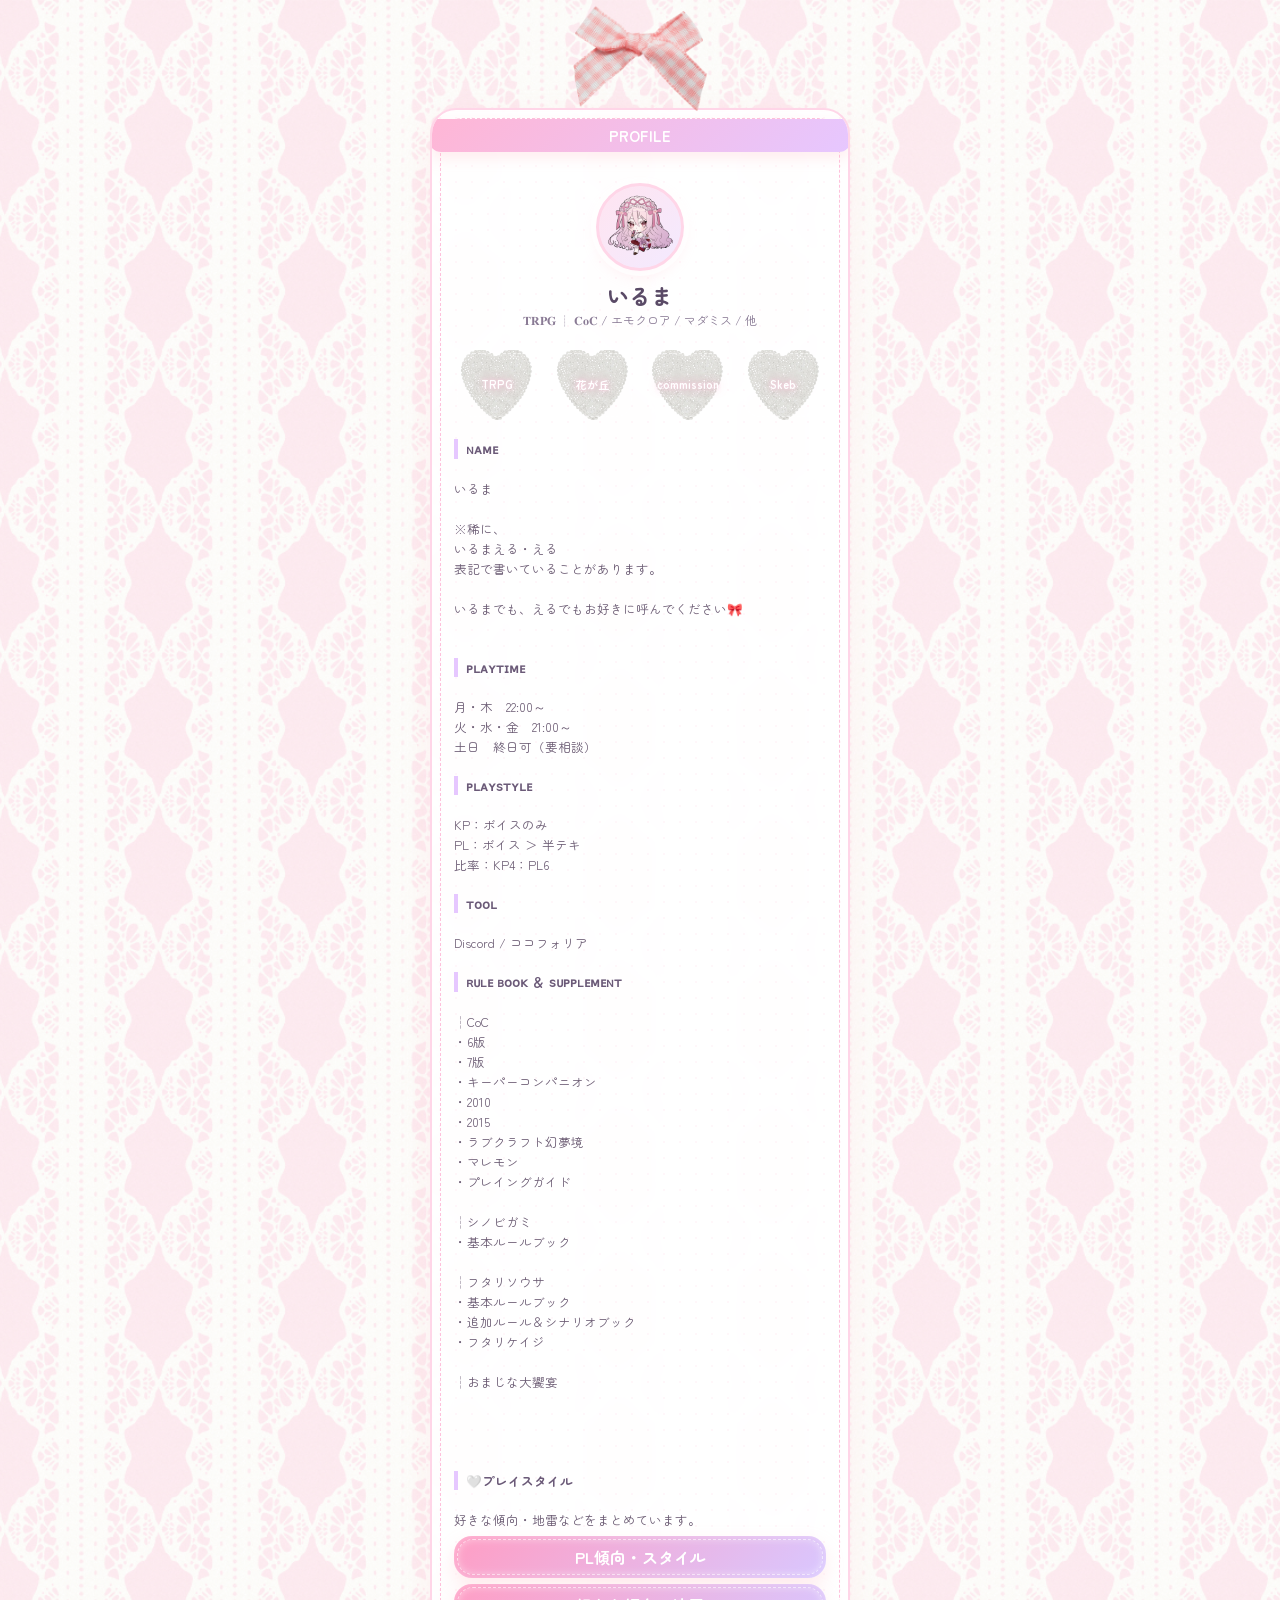
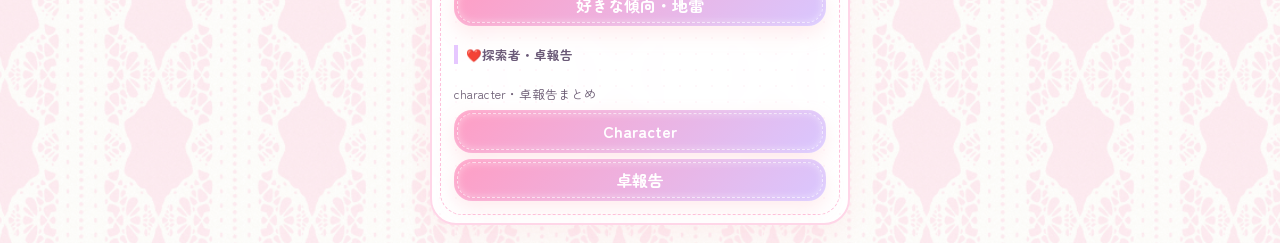
<file: index.html>
<!DOCTYPE html>
<html lang="ja">

<head>
    <meta charset="UTF-8">
    <meta name="viewport" content="width=device-width, initial-scale=1.0">
    <title>Profile</title>

   <link rel="icon" href="favicon.png">
   <link rel="apple-touch-icon" href="favicon.png">
   <meta name="theme-color" content="#7b2434">

    <link rel="stylesheet" href="index-home.css">
</head>

<body>

    <div class="card-wrapper">

        <!-- 外側リボン -->
        <img src="ribbon.png" class="top-ribbon" alt="ribbon">

        <!-- カード -->
        <div class="card">

            <div class="ribbon">PROFILE</div>

            <div class="icon">
                <img src="icon.png" alt="icon">
            </div>

            <div class="name">いるま</div>

            <div class="subtitle">
                𝐓𝐑𝐏𝐆 ┊︎ 𝐂𝐨𝐂 / エモクロア / マダミス / 他
            </div>

            <!-- ハートボタン -->
            <div class="button-row">

                <a class="button square" href="https://x.com/_iruma_el_TRPG">
                    <span>TRPG</span>
                </a>

                <a class="button square" href="https://x.com/sakura_iruma_">
                    <span>花が丘</span>
                </a>

                <a class="button square" href="https://x.com/iruma_el">
                    <span>commission</span>
                </a>

                <a class="button square" href="https://skeb.jp/@iruma_el">
                    <span>Skeb</span>
                </a>

            </div>

            <div class="space"></div>

            <!-- NAME -->
            <div class="section-title">ɴᴀᴍᴇ</div>
            <div class="text">
いるま

※稀に、
いるまえる・える
表記で書いていることがあります。

いるまでも、えるでもお好きに呼んでください🎀

            </div>

            <div class="space"></div>

            <!-- PLAYTIME -->
            <div class="section-title">ᴘʟᴀʏᴛɪᴍᴇ</div>
            <div class="text">
月・木　22:00～
火・水・金　21:00～
土日　終日可（要相談）
            </div>

            <div class="space"></div>

            <!-- PLAYSTYLE -->
            <div class="section-title">ᴘʟᴀʏꜱᴛʏʟᴇ</div>
            <div class="text">
KP：ボイスのみ
PL：ボイス ＞ 半テキ
比率：KP4：PL6
            </div>

            <div class="space"></div>

            <!-- TOOL -->
            <div class="section-title">ᴛᴏᴏʟ</div>
            <div class="text">
Discord / ココフォリア
            </div>

            <div class="space"></div>

            <!-- RULE BOOK -->
            <div class="section-title">ʀᴜʟᴇ ʙᴏᴏᴋ ＆ ꜱᴜᴘᴘʟᴇᴍᴇɴᴛ</div>
            <div class="text">
┆CoC
・6版
・7版
・キーパーコンパニオン
・2010
・2015
・ラブクラフト幻夢境
・マレモン
・プレイングガイド

┆シノビガミ
・基本ルールブック

┆フタリソウサ
・基本ルールブック
・追加ルール＆シナリオブック
・フタリケイジ

┆おまじな大饗宴

<div class="space"></div>

            </div>

            <!-- プレイスタイル -->
            <div class="section-title">🤍プレイスタイル</div>

            <div class="text">
好きな傾向・地雷などをまとめています。
            </div>

            <a class="button" href="playstyle.html">
                PL傾向・スタイル
            </a>
               <a class="button" href="about-style.html">
                好きな傾向・地雷
            </a>

            <div class="space"></div>

            <!-- 探索者 -->
            <div class="section-title">❤️探索者・卓報告</div>

            <div class="text">
character・卓報告まとめ
            </div>

            <a class="button" href="list.html">
                Character
            </a>

            <a class="button" href="https://privatter.me/user/irumaelTRPG">
                卓報告
            </a>

        </div><!-- /.card -->

    </div><!-- /.card-wrapper -->

</body>

</html>
</file>
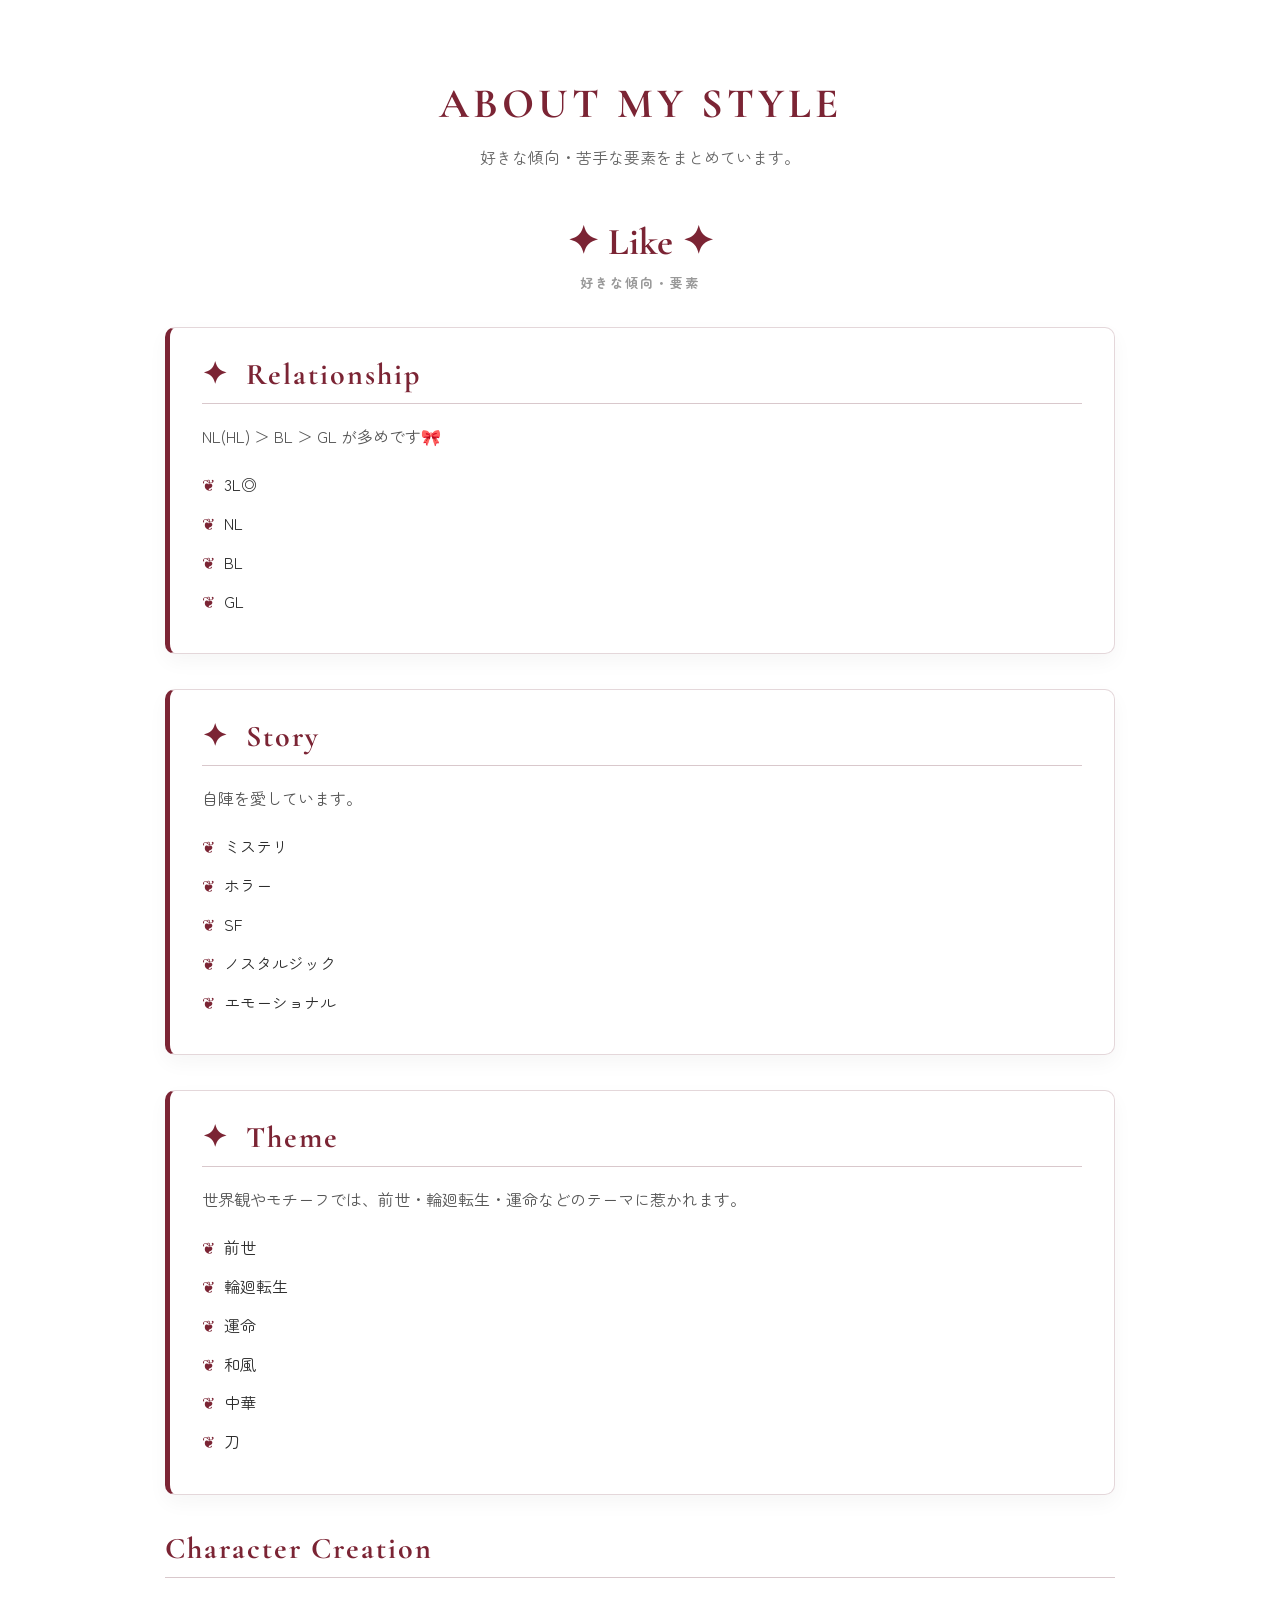
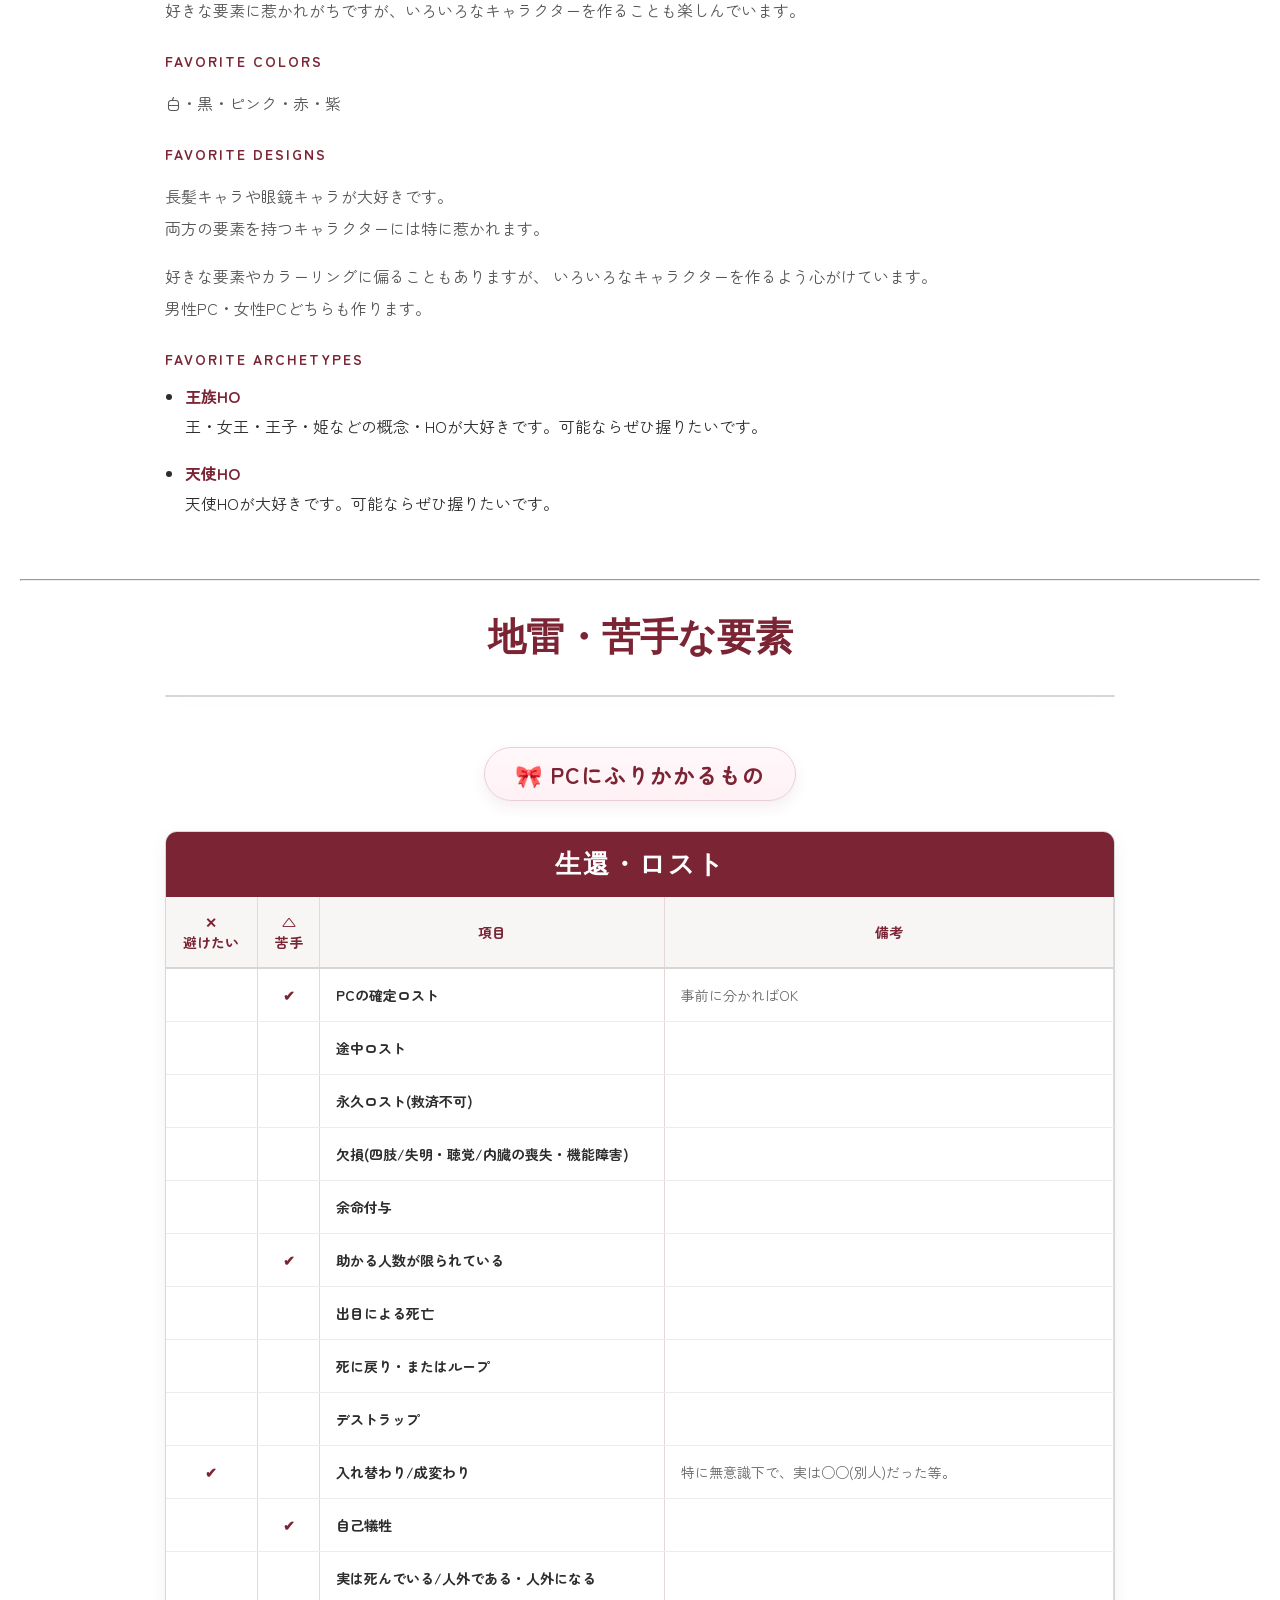
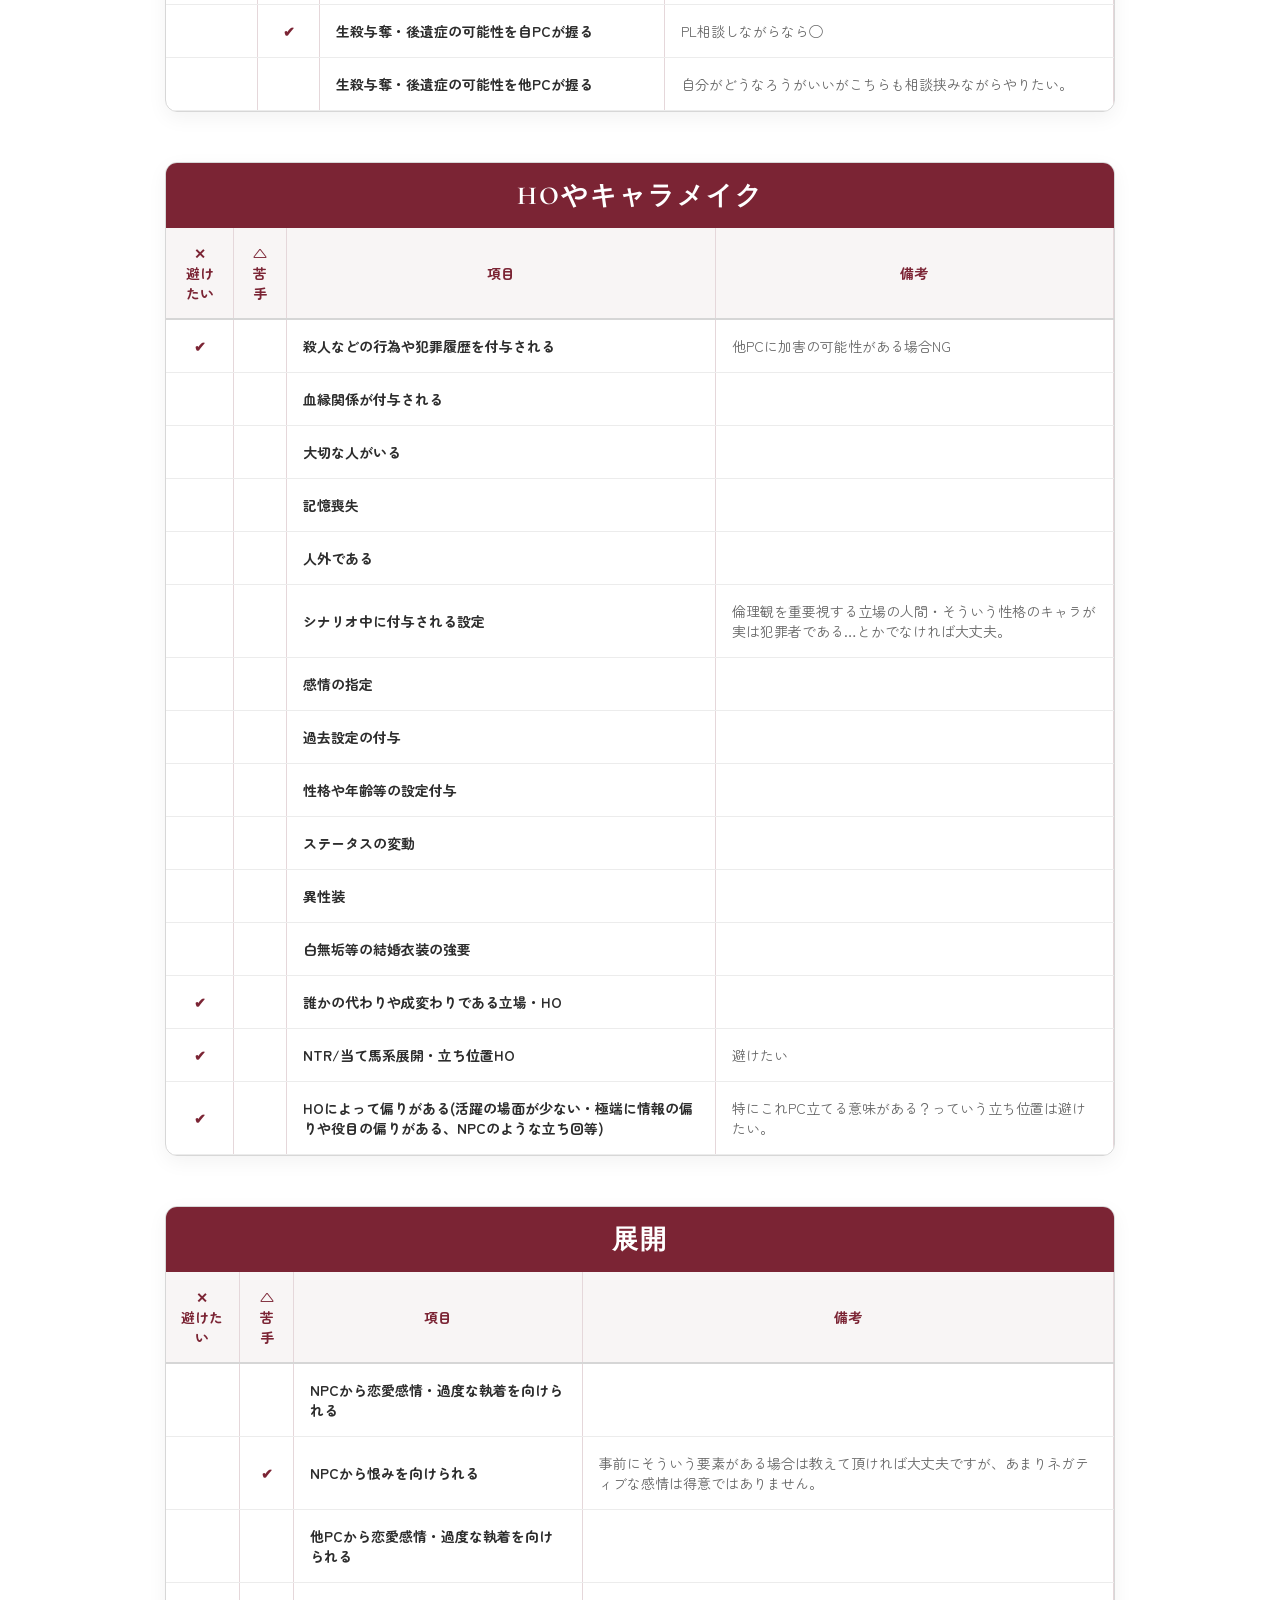
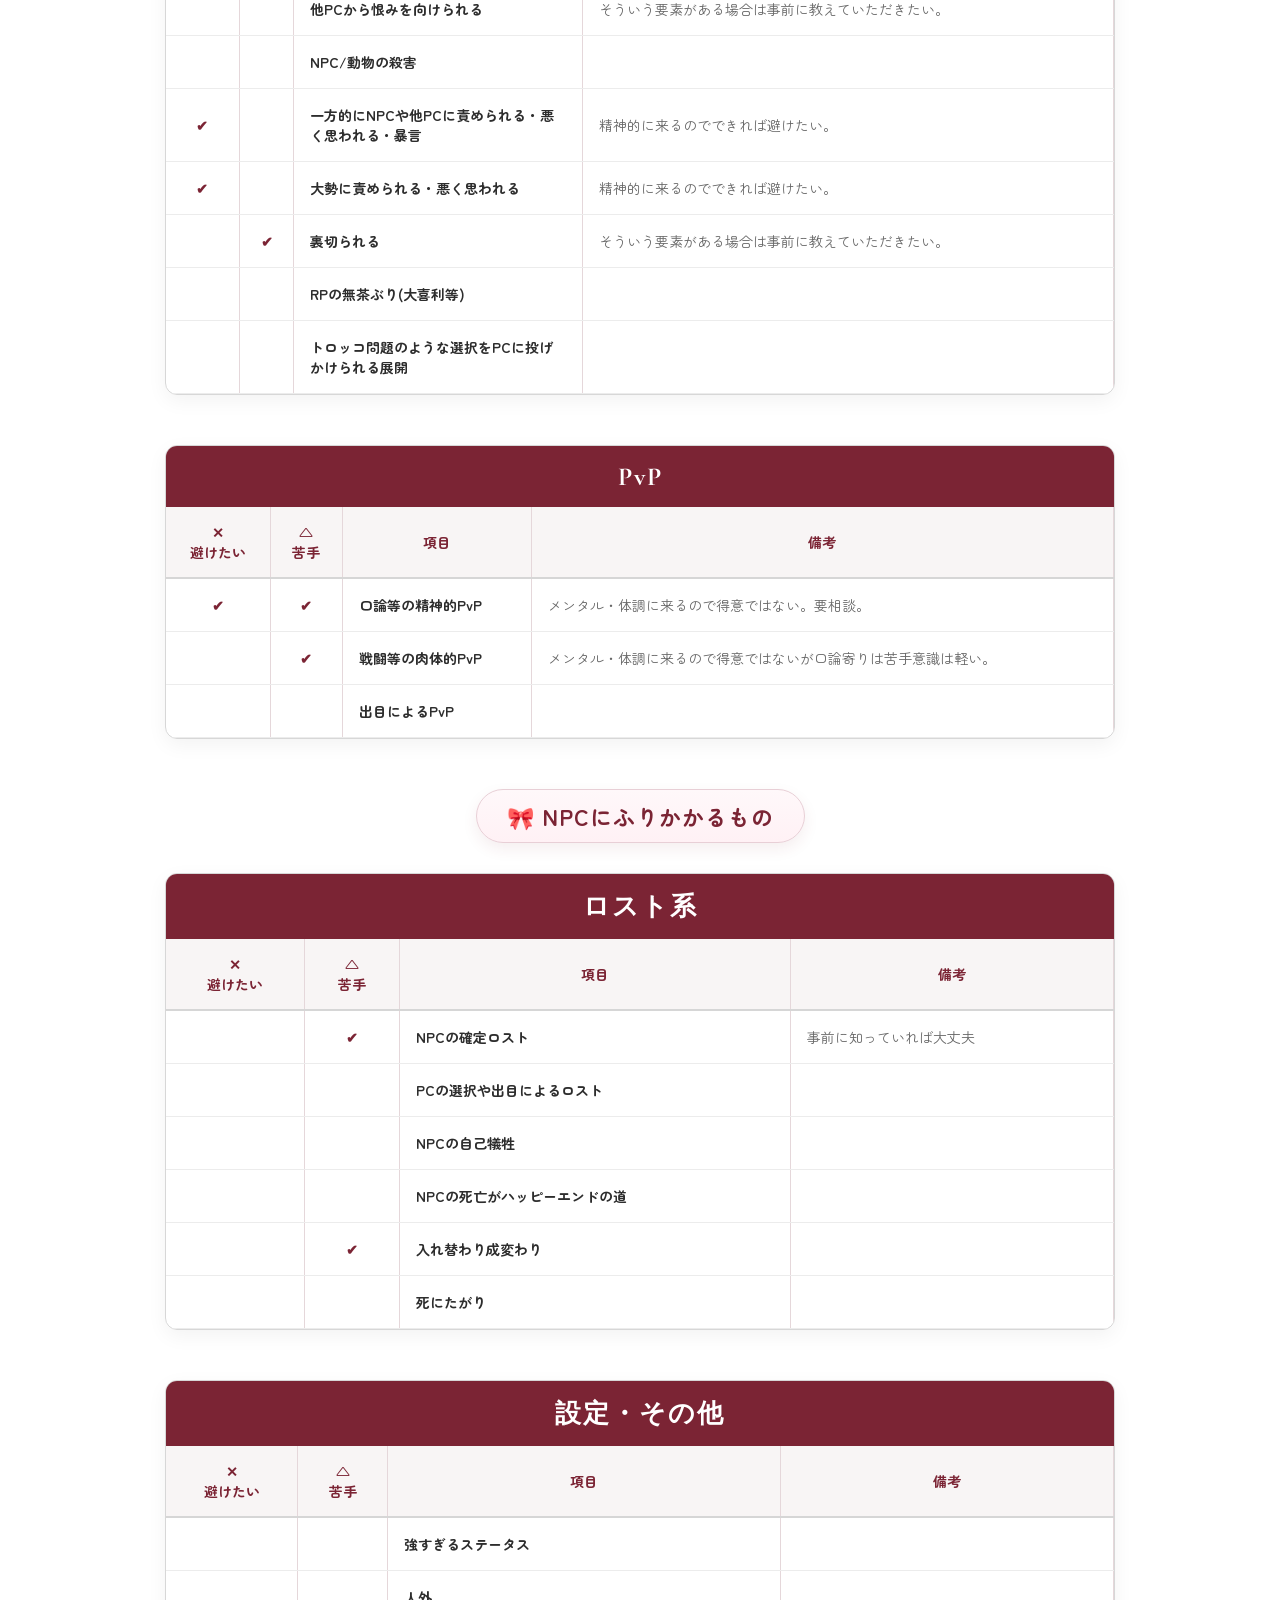
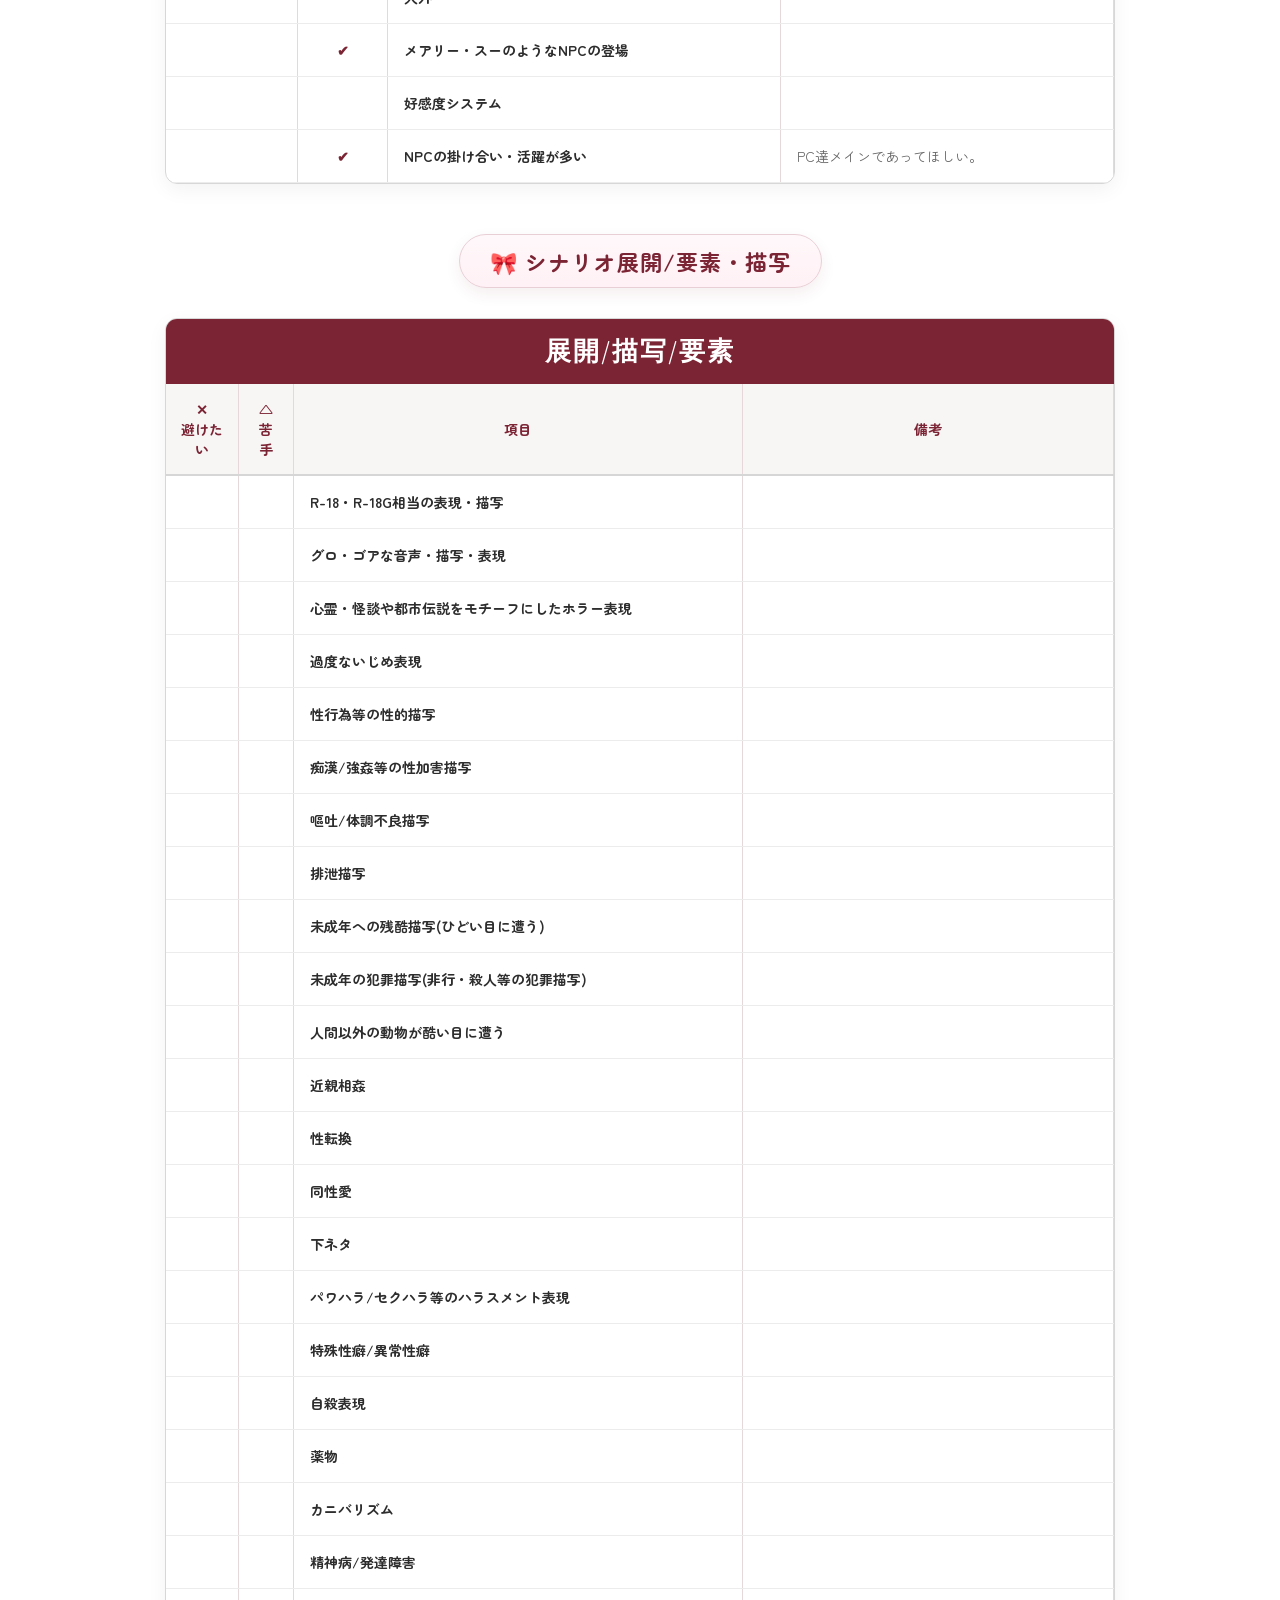
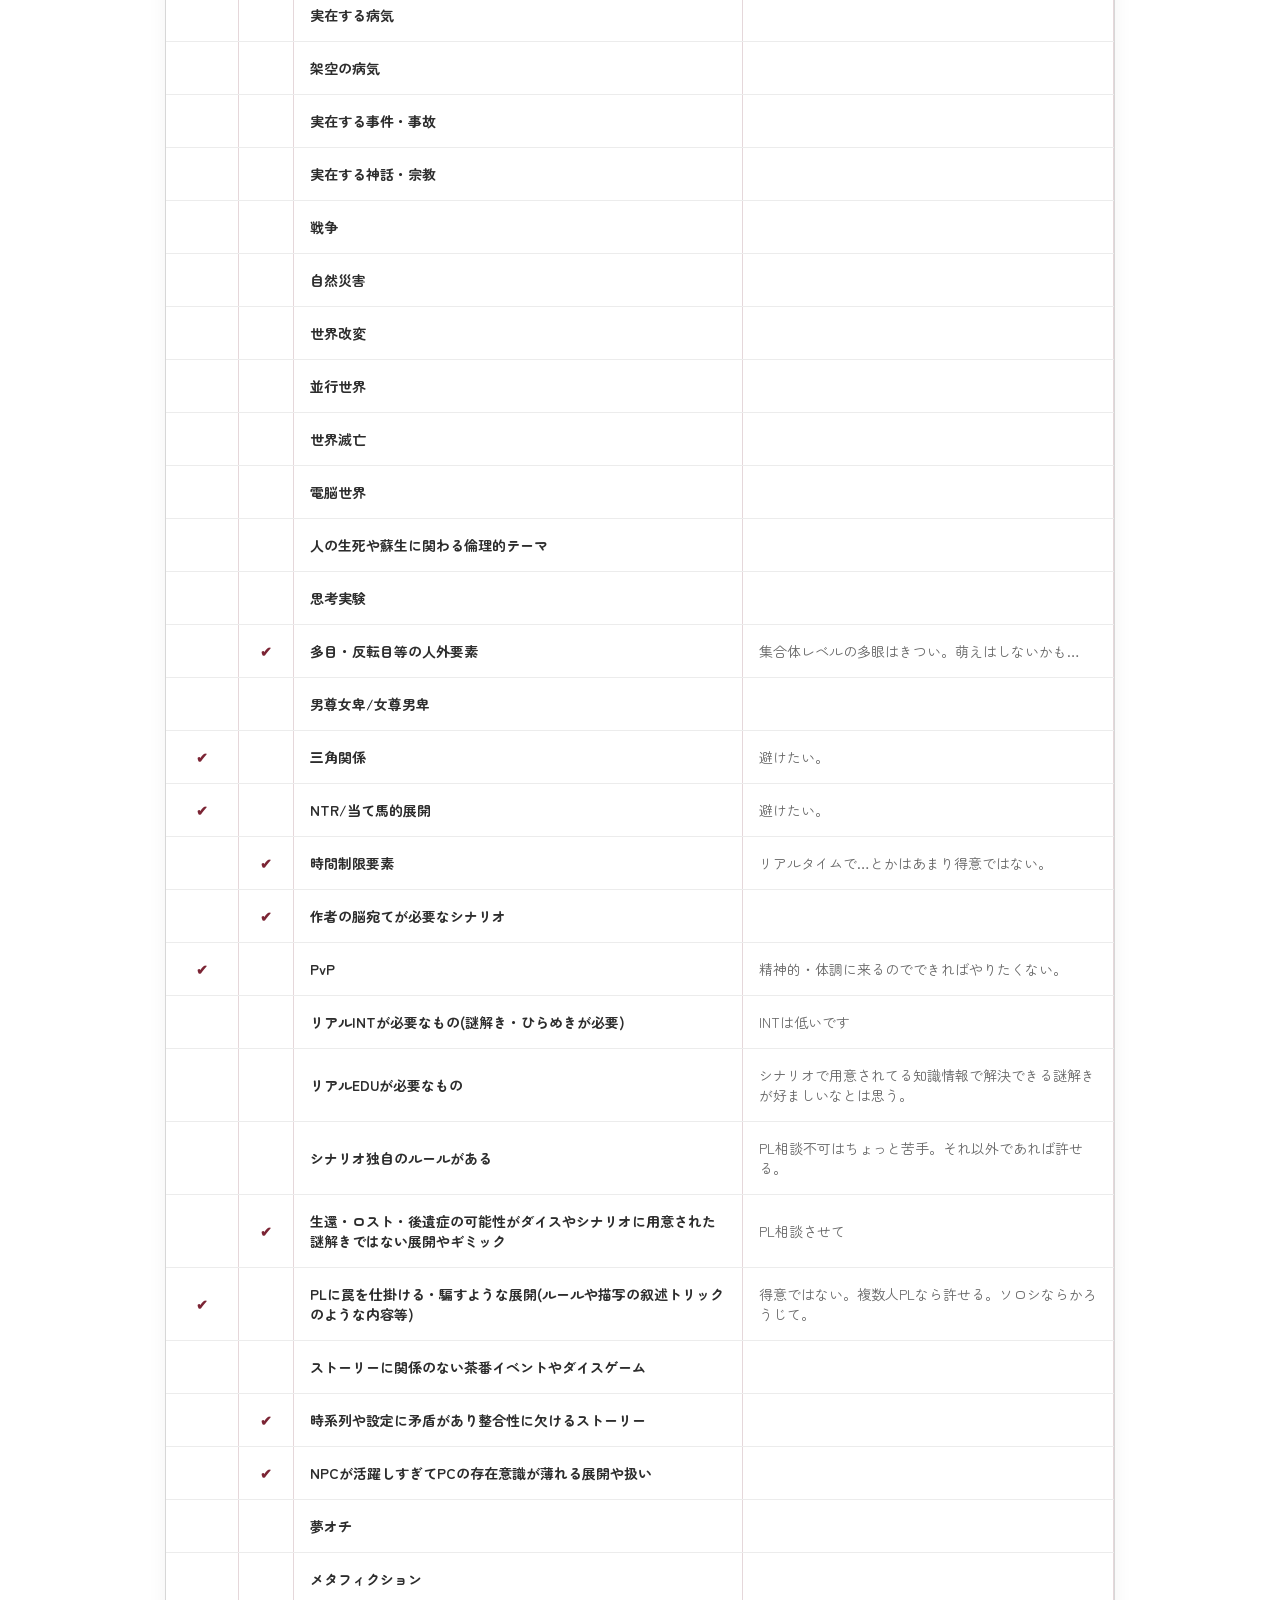
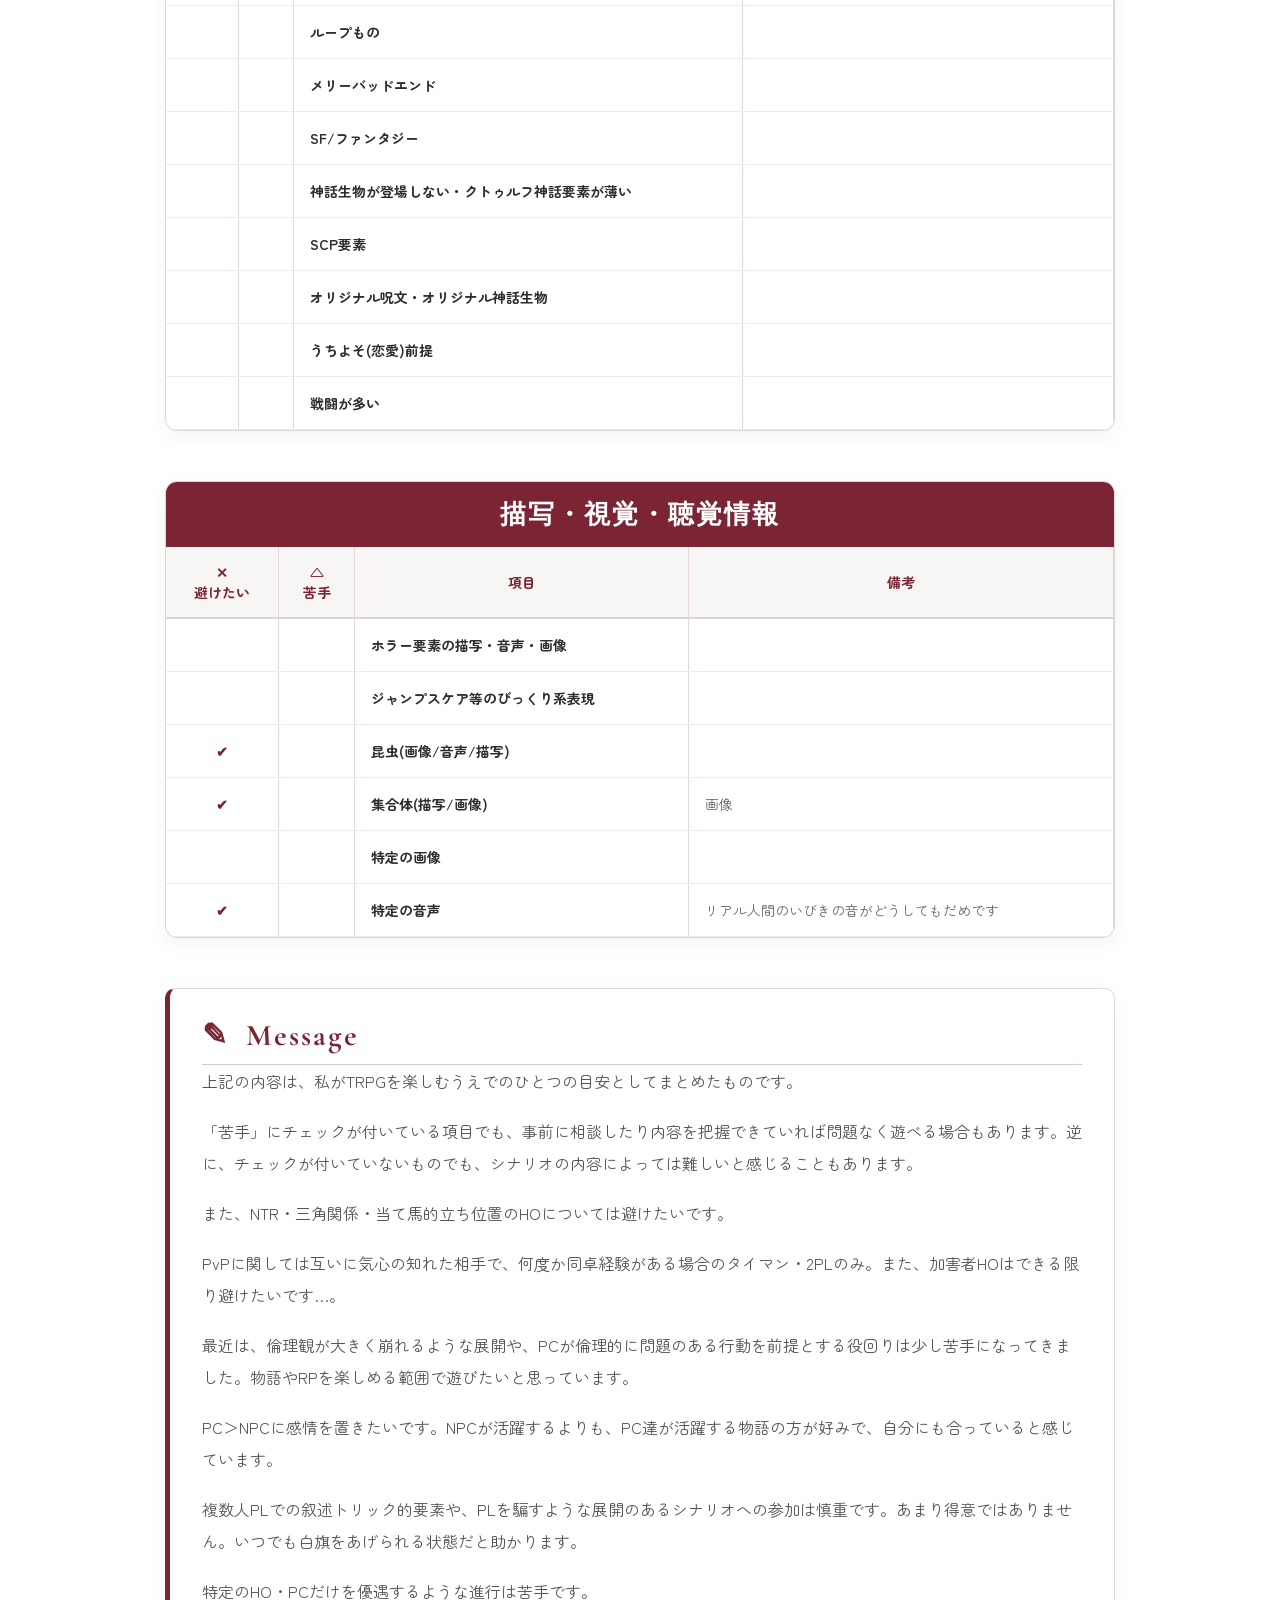
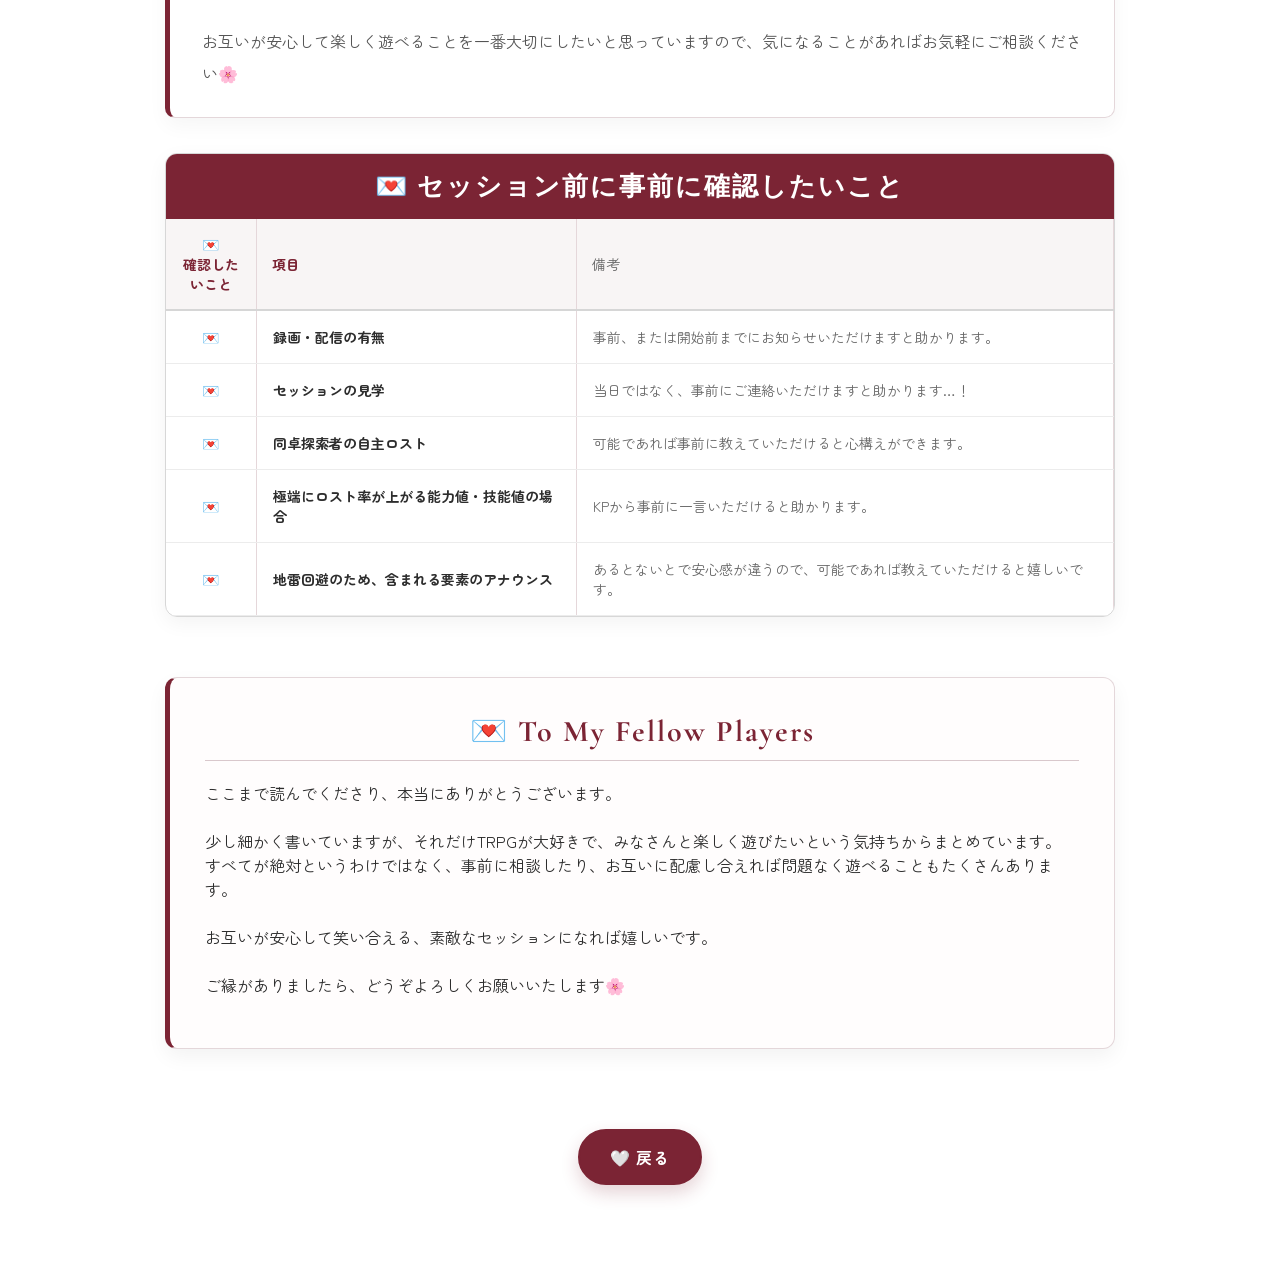
<file: about-style.html>
<!DOCTYPE html>
<html lang="ja">

<head>

    <meta charset="UTF-8">

    <meta name="viewport" content="width=device-width, initial-scale=1.0">

    <title>About Style</title>

    <link rel="icon" href="favicon3.png">
    <link rel="apple-touch-icon" href="favicon3.png">
    <meta name="theme-color" content="#7b2434">

    <link rel="preconnect" href="https://fonts.googleapis.com">

    <link rel="preconnect" href="https://fonts.gstatic.com" crossorigin>

    <link href="https://fonts.googleapis.com/css2?family=Zen+Maru+Gothic:wght@400;700&family=Cormorant+Garamond:wght@600&display=swap" rel="stylesheet">

    <link rel="stylesheet" href="about-style.css">

</head>

<body>

<h1 class="page-title">ABOUT MY STYLE</h1>

<p class="page-subtitle">
好きな傾向・苦手な要素をまとめています。
</p>


<div class="like-box">

    <h2 class="section-title">
        ✦ Like ✦
        <span>好きな傾向・要素</span>
    </h2>

    <!-- Relationship -->
  <section class="guide-card">

    <h3 class="group-title">
        <span>✦</span>
        Relationship
    </h3>

    <p class="group-text">
        NL(HL) ＞ BL ＞ GL が多めです🎀
    </p>

    <ul class="keyword-list">
        <li>3L◎</li>
        <li>NL</li>
        <li>BL</li>
        <li>GL</li>
    </ul>

</section>

    <!-- Story -->
  <section class="guide-card">

    <h3 class="group-title">
        <span>✦</span>
        Story
    </h3>

    <p class="group-text">
        自陣を愛しています。
    </p>

    <ul class="keyword-list">
        <li>ミステリ</li>
        <li>ホラー</li>
        <li>SF</li>
        <li>ノスタルジック</li>
        <li>エモーショナル</li>
    </ul>

</section>

    <!-- Theme -->
 <section class="guide-card">

    <h3 class="group-title">
        <span>✦</span>
        Theme
    </h3>

    <p class="group-text">
        世界観やモチーフでは、前世・輪廻転生・運命などのテーマに惹かれます。
    </p>

    <ul class="keyword-list">
        <li>前世</li>
        <li>輪廻転生</li>
        <li>運命</li>
        <li>和風</li>
        <li>中華</li>
        <li>刀</li>
    </ul>

 </section>

    <!-- Character Creation -->
    <section class="like-section">

        <h3 class="group-title">Character Creation</h3>

        <p class="group-text">
            好きな要素に惹かれがちですが、いろいろなキャラクターを作ることも楽しんでいます。
        </p>

   <h4 class="mini-title">Favorite Colors</h4>

     <p class="group-text">
       白・黒・ピンク・赤・紫
     </p>

        <h4 class="mini-title">Favorite Designs</h4>

        <p class="group-text">
            長髪キャラや眼鏡キャラが大好きです。<br>
            両方の要素を持つキャラクターには特に惹かれます。
        </p>

        <p class="group-text">
            好きな要素やカラーリングに偏ることもありますが、
            いろいろなキャラクターを作るよう心がけています。<br>
            男性PC・女性PCどちらも作ります。
        </p>

        <h4 class="mini-title">Favorite Archetypes</h4>

        <ul class="like-list">

            <li>
                <strong>王族HO</strong><br>
                王・女王・王子・姫などの概念・HOが大好きです。可能ならぜひ握りたいです。
            </li>

            <li>
                <strong>天使HO</strong><br>
                天使HOが大好きです。可能ならぜひ握りたいです。
            </li>

        </ul>

    </section>

</div>

<hr class="section-divider">

<h2 class="section-title">地雷・苦手な要素</h2>

<section class="table-box">

    <!-- 表 -->

</section>


<h3 class="sub-title">🎀 PCにふりかかるもの</h3>

<!-- 展開 -->

<section class="table-box">

<h2 class="table-title">
  生還・ロスト</h2>

<table class="play-table">

<thead>

<tr>

<th>✕<br>避けたい</th>

<th>△<br>苦手</th>

<th>項目</th>

<th>備考</th>

</tr>

</thead>

<tbody>

<tr></td>

<td><td class="check">✔</td>

<td>PCの確定ロスト</td>

<td>事前に分かればOK</td>

</tr>

<tr>

<td></td>

<td></td>

<td>途中ロスト</td>

<td></td>

</tr>

<tr>

<td></td>

<td></td>

<td>永久ロスト(救済不可)</td>

<td></td>

</tr>

<tr>

<td></td>

<td></td>

<td>欠損(四肢/失明・聴覚/内臓の喪失・機能障害)</td>

<td></td>

</tr>

<tr>

<td></td>

<td></td>

<td>余命付与</td>

<td></td>

</tr>

<tr>

<td></td>

<td class="check">✔</td>

<td>助かる人数が限られている</td>

<td></td>

</tr>

<tr>

<td></td>

<td></td>

<td>出目による死亡</td>

<td></td>

</tr>

<tr>

<td></td>

<td></td>

<td>死に戻り・またはループ</td>

<td></td>

</tr>

<tr>

<td></td>

<td></td>

<td>デストラップ</td>

<td></td>

</tr>

<tr>

<td class="check">✔</td>

<td></td>

<td>入れ替わり/成変わり</td>

<td>特に無意識下で、実は○○(別人)だった等。</td>

</tr>

<tr>

<td></td>

<td class="check">✔</td>

<td>自己犠牲</td>

<td></td>

</tr>

<tr>

<td></td>

<td></td>

<td>実は死んでいる/人外である・人外になる</td>

<td></td>

</tr>

<tr>

<td></td>

<td class="check">✔</td>

<td>生殺与奪・後遺症の可能性を自PCが握る</td>

<td>PL相談しながらなら◯</td>

</tr>

<tr>

<td></td>

<td></td>

<td>生殺与奪・後遺症の可能性を他PCが握る</td>

<td>自分がどうなろうがいいがこちらも相談挟みながらやりたい。</td>

</tr>

</tbody>

</table>

</section>

<!-- この下にコピーして増やす -->

<section class="table-box">

<h2 class="table-title">
HOやキャラメイク
</h2>

<table class="play-table">

<thead>

<tr>

<th>✕<br>避けたい</th>

<th>△<br>苦手</th>

<th>項目</th>

<th>備考</th>

</tr>

</thead>

<tbody>

<tr>

<td class="check">✔</td>

<td ></td>

<td>殺人などの行為や犯罪履歴を付与される</td>

<td>他PCに加害の可能性がある場合NG</td>

</tr>

<tr>

<td></td>

<td ></td>

<td>血縁関係が付与される</td>

<td></td>

</tr>

<tr>

<td></td>

<td ></td>

<td>大切な人がいる</td>

<td></td>

</tr>

<tr>

<td></td>

<td ></td>

<td>記憶喪失</td>

<td></td>

</tr>

<tr>

<td></td>

<td ></td>

<td>人外である</td>

<td></td>

</tr>

<tr>

<td></td>

<td ></td>

<td>シナリオ中に付与される設定</td>

<td>倫理観を重要視する立場の人間・そういう性格のキャラが実は犯罪者である…とかでなければ大丈夫。</td>

</tr>

<tr>

<td></td>

<td ></td>

<td>感情の指定</td>

<td></td>

</tr>

<tr>

<td></td>

<td ></td>

<td>過去設定の付与</td>

<td></td>

</tr>

<tr>

<td></td>

<td ></td>

<td>性格や年齢等の設定付与</td>

<td></td>

</tr>

<tr>

<td></td>

<td ></td>

<td>ステータスの変動</td>

<td></td>

</tr>

<tr>

<td></td>

<td ></td>

<td>異性装</td>

<td></td>

</tr>

<tr>

<td></td>

<td ></td>

<td>白無垢等の結婚衣装の強要</td>

<td></td>

</tr>

<tr>

<td class="check">✔</td>

<td ></td>

<td>誰かの代わりや成変わりである立場・HO</td>

<td></td>

</tr>

<tr>

<td class="check">✔</td>

<td ></td>

<td>NTR/当て馬系展開・立ち位置HO</td>

<td>避けたい</td>

</tr>

<tr>

<td class="check">✔</td>

<td ></td>

<td>HOによって偏りがある(活躍の場面が少ない・極端に情報の偏りや役目の偏りがある、NPCのような立ち回等)</td>

<td>特にこれPC立てる意味がある？っていう立ち位置は避けたい。</td>

</tr>

</tbody>

</table>

</section>

<!-- この下にコピーして増やす -->

<section class="table-box">

<h2 class="table-title">
展開
</h2>

<table class="play-table">

<thead>

<tr>

<th>✕<br>避けたい</th>

<th>△<br>苦手</th>

<th>項目</th>

<th>備考</th>

</tr>

</thead>

<tbody>

<tr>

<td></td>

<td></td>

<td>NPCから恋愛感情・過度な執着を向けられる</td>

<td></td>

</tr>

<tr>

<td></td>

<td class="check">✔</td>

<td>NPCから恨みを向けられる</td>

<td>事前にそういう要素がある場合は教えて頂ければ大丈夫ですが、あまりネガティブな感情は得意ではありません。</td>

</tr>

<tr>

<td></td>

<td></td>

<td>他PCから恋愛感情・過度な執着を向けられる</td>

<td></td>

</tr>

<tr>

<td></td>

<td></td>

<td>他PCから恨みを向けられる</td>

<td>そういう要素がある場合は事前に教えていただきたい。</td>

</tr>

<tr>

<td></td>

<td></td>

<td>NPC/動物の殺害</td>

<td></td>

</tr>

<tr>

<td class="check">✔</td>

<td></td>

<td>一方的にNPCや他PCに責められる・悪く思われる・暴言</td>

<td>精神的に来るのでできれば避けたい。</td>

</tr>

<tr>

<td class="check">✔</td>

<td></td>

<td>大勢に責められる・悪く思われる</td>

<td>精神的に来るのでできれば避けたい。</td>

</tr>


<tr>

<td></td>

<td class="check">✔</td>

<td>裏切られる</td>

<td>そういう要素がある場合は事前に教えていただきたい。</td>

</tr>

<tr>

<td></td>

<td></td>

<td>RPの無茶ぶり(大喜利等)</td>

<td></td>

</tr>

<tr>

<td></td>

<td></td>

<td>トロッコ問題のような選択をPCに投げかけられる展開</td>

<td></td>

</tr>

</tbody>

</table>

</section>

<!-- この下にコピーして増やす -->

<section class="table-box">

<h2 class="table-title">
PvP
</h2>

<table class="play-table">

<thead>

<tr>

<th>✕<br>避けたい</th>

<th>△<br>苦手</th>

<th>項目</th>

<th>備考</th>

</tr>

</thead>

<tbody>

<tr>

<td class="check">✔</td>

<td class="check">✔</td>

<td>口論等の精神的PvP</td>

<td>メンタル・体調に来るので得意ではない。要相談。</td>

</tr>

<tr>

<td ></td>

<td class="check">✔</td>

<td>戦闘等の肉体的PvP</td>

<td>メンタル・体調に来るので得意ではないが口論寄りは苦手意識は軽い。</td>

</tr>

<tr>

<td ></td>

<td></td>

<td>出目によるPvP</td>

<td></td>

</tr>

</tbody>

</table>

</section>

<h3 class="sub-title">🎀 NPCにふりかかるもの</h3>

<!-- この下にコピーして増やす -->

<section class="table-box">

<h2 class="table-title">
ロスト系
</h2>

<table class="play-table">

<thead>

<tr>

<th>✕<br>避けたい</th>

<th>△<br>苦手</th>

<th>項目</th>

<th>備考</th>

</tr>

</thead>

<tbody>

<tr>

<td></td>

<td class="check">✔</td>

<td>NPCの確定ロスト</td>

<td>事前に知っていれば大丈夫</td>

</tr>

<tr>

<td></td>

<td></td>

<td>PCの選択や出目によるロスト</td>

<td></td>

</tr>

<tr>

<td></td>

<td ></td>

<td>NPCの自己犠牲</td>

<td></td>

</tr>

<tr>

<td></td>

<td></td>

<td>NPCの死亡がハッピーエンドの道</td>

<td></td>

</tr>

<tr>

<td></td>

<td class="check">✔</td>

<td>入れ替わり成変わり</td>

<td></td>

</tr>

<tr>

<td></td>

<td ></td>

<td>死にたがり</td>

<td></td>

</tr>

</tbody>

</table>

</section>

<!-- この下にコピーして増やす -->

<section class="table-box">

<h2 class="table-title">
設定・その他
</h2>

<table class="play-table">

<thead>

<tr>

<th>✕<br>避けたい</th>

<th>△<br>苦手</th>

<th>項目</th>

<th>備考</th>

</tr>

</thead>

<tbody>

<tr>

<td></td>

<td ></td>

<td>強すぎるステータス</td>

<td></td>

</tr>

<tr>

<td></td>

<td ></td>

<td>人外</td>

<td></td>

</tr>

<tr>

<td></td>

<td class="check">✔</td>

<td>メアリー・スーのようなNPCの登場</td>

<td></td>

</tr>

<tr>

<td></td>

<td ></td>

<td>好感度システム</td>

<td></td>

</tr>

<tr>

<td></td>

<td class="check">✔</td>

<td>NPCの掛け合い・活躍が多い</td>

<td>PC達メインであってほしい。</td>

</tr>

</tbody>

</table>

</section>

<h3 class="sub-title">🎀 シナリオ展開/要素・描写</h3>


<!-- この下にコピーして増やす -->

<section class="table-box">

<h2 class="table-title">
 展開/描写/要素
</h2>

<table class="play-table">

<thead>

<tr>

<th>✕<br>避けたい</th>

<th>△<br>苦手</th>

<th>項目</th>

<th>備考</th>

</tr>

</thead>

<tbody>

<tr>

<td></td>

<td></td>

<td>R-18・R-18G相当の表現・描写</td>

<td></td>

</tr>

<tr>

<td></td>

<td ></td>

<td>グロ・ゴアな音声・描写・表現</td>

<td></td>

</tr>

<tr>

<td></td>

<td ></td>

<td>心霊・怪談や都市伝説をモチーフにしたホラー表現</td>

<td></td>

</tr>

<tr>

<td></td>

<td ></td>

<td>過度ないじめ表現</td>

<td></td>

</tr>

<tr>

<td></td>

<td ></td>

<td>性行為等の性的描写</td>

<td></td>

</tr>

<tr>

<td></td>

<td ></td>

<td>痴漢/強姦等の性加害描写</td>

<td></td>

</tr>

<tr>

<td></td>

<td ></td>

<td>嘔吐/体調不良描写</td>

<td></td>

</tr>

<tr>

<td></td>

<td ></td>

<td>排泄描写</td>

<td></td>

</tr>

<tr>

<td></td>

<td ></td>

<td>未成年への残酷描写(ひどい目に遭う)</td>

<td></td>

</tr>

<tr>

<td></td>

<td ></td>

<td>未成年の犯罪描写(非行・殺人等の犯罪描写)</td>

<td></td>

</tr>

<tr>

<td></td>

<td ></td>

<td>人間以外の動物が酷い目に遭う</td>

<td></td>

</tr>

<tr>

<td></td>

<td ></td>

<td>近親相姦</td>

<td></td>

</tr>

<tr>

<td></td>

<td ></td>

<td>性転換</td>

<td></td>

</tr>

<tr>

<td></td>

<td ></td>

<td>同性愛</td>

<td></td>

</tr>

<tr>

<td></td>

<td ></td>

<td>下ネタ</td>

<td></td>

</tr>

<tr>

<td></td>

<td ></td>

<td>パワハラ/セクハラ等のハラスメント表現</td>

<td></td>

</tr>

<tr>

<td></td>

<td ></td>

<td>特殊性癖/異常性癖</td>

<td></td>

</tr>

<tr>

<td></td>

<td ></td>

<td>自殺表現</td>

<td></td>

</tr>

<tr>

<td></td>

<td ></td>

<td>薬物</td>

<td></td>

</tr>

<tr>

<td></td>

<td ></td>

<td>カニバリズム</td>

<td></td>

</tr>

<tr>

<td></td>

<td ></td>

<td>精神病/発達障害</td>

<td></td>

</tr>

<tr>

<td></td>

<td ></td>

<td>実在する病気</td>

<td></td>

</tr>

<tr>

<td></td>

<td ></td>

<td>架空の病気</td>

<td></td>

</tr>

<tr>

<td></td>

<td ></td>

<td>実在する事件・事故</td>

<td></td>

</tr>

<tr>

<td></td>

<td ></td>

<td>実在する神話・宗教</td>

<td></td>

</tr>

<tr>

<td></td>

<td ></td>

<td>戦争</td>

<td></td>

</tr>

<tr>

<td></td>

<td ></td>

<td>自然災害</td>

<td></td>

</tr>

<tr>

<td></td>

<td ></td>

<td>世界改変</td>

<td></td>

</tr>

<tr>

<td></td>

<td ></td>

<td>並行世界</td>

<td></td>

</tr>

<tr>

<td></td>

<td ></td>

<td>世界滅亡</td>

<td></td>

</tr>

<tr>

<td></td>

<td ></td>

<td>電脳世界</td>

<td></td>

</tr>

<tr>

<td></td>

<td ></td>

<td>人の生死や蘇生に関わる倫理的テーマ</td>

<td></td>

</tr>

<tr>

<td></td>

<td ></td>

<td>思考実験</td>

<td></td>

</tr>

<tr>

<td></td>

<td class="check">✔</td>

<td>多目・反転目等の人外要素</td>

<td>集合体レベルの多眼はきつい。萌えはしないかも…</td>

</tr>

<tr>

<td></td>

<td ></td>

<td>男尊女卑/女尊男卑</td>

<td></td>

</tr>

<tr>

<td class="check">✔</td>

<td></td>

<td>三角関係</td>

<td>避けたい。</td>

</tr>

<tr>

<td class="check">✔</td>

<td></td>

<td>NTR/当て馬的展開</td>

<td>避けたい。</td>

</tr>


<tr>

<td></td>

<td class="check">✔</td>

<td>時間制限要素</td>

<td>リアルタイムで…とかはあまり得意ではない。</td>

</tr>

<tr>

<td></td>

<td class="check">✔</td>

<td>作者の脳宛てが必要なシナリオ</td>

<td></td>

</tr>

<tr>

<td class="check">✔</td>

<td></td>

<td>PvP</td>

<td>精神的・体調に来るのでできればやりたくない。</td>

</tr>

<tr>

<td></td>

<td></td>

<td>リアルINTが必要なもの(謎解き・ひらめきが必要)</td>

<td>INTは低いです</td>

</tr>

<tr>

<td></td>

<td></td>

<td>リアルEDUが必要なもの</td>

<td>シナリオで用意されてる知識情報で解決できる謎解きが好ましいなとは思う。</td>

</tr>

<tr>

<td></td>

<td></td>

<td>シナリオ独自のルールがある</td>

<td>PL相談不可はちょっと苦手。それ以外であれば許せる。</td>

</tr>

<tr>

<td></td>

<td class="check">✔</td>

<td>生還・ロスト・後遺症の可能性がダイスやシナリオに用意された謎解きではない展開やギミック</td>

<td>PL相談させて</td>

</tr>

<tr>

<td class="check">✔</td>

<td></td>

<td> PLに罠を仕掛ける・騙すような展開(ルールや描写の叙述トリックのような内容等)</td>

<td>得意ではない。複数人PLなら許せる。ソロシならかろうじて。</td>

</tr>

<tr>

<td></td>

<td></td>

<td>ストーリーに関係のない茶番イベントやダイスゲーム</td>

<td></td>

</tr>

<tr>

<td></td>

<td class="check">✔</td>

<td>時系列や設定に矛盾があり整合性に欠けるストーリー</td>

<td></td>

</tr>

<tr>

<td></td>

<td class="check">✔</td>

<td>NPCが活躍しすぎてPCの存在意識が薄れる展開や扱い</td>

<td></td>

</tr>

<tr>

<td></td>

<td></td>

<td>夢オチ</td>

<td></td>

</tr>

<tr>

<td></td>

<td></td>

<td>メタフィクション</td>

<td></td>

</tr>

<tr>

<td></td>

<td></td>

<td>ループもの</td>

<td></td>

</tr>

<tr>

<td></td>

<td></td>

<td>メリーバッドエンド</td>

<td></td>

</tr>

<tr>

<td></td>

<td></td>

<td>SF/ファンタジー</td>

<td></td>

</tr>

<tr>

<td></td>

<td></td>

<td>神話生物が登場しない・クトゥルフ神話要素が薄い</td>

<td></td>

</tr>

<tr>

<td></td>

<td></td>

<td>SCP要素</td>

<td></td>

</tr>

<tr>

<td></td>

<td></td>

<td>オリジナル呪文・オリジナル神話生物</td>

<td></td>

</tr>

<tr>

<td></td>

<td></td>

<td>うちよそ(恋愛)前提</td>

<td></td>

</tr>

<tr>

<td></td>

<td></td>

<td>戦闘が多い</td>

<td></td>

</tr>

</tbody>

</table>

</section>


<section class="table-box">

<h2 class="table-title">
描写・視覚・聴覚情報
</h2>

<table class="play-table">

<thead>

<tr>

<th>✕<br>避けたい</th>

<th>△<br>苦手</th>

<th>項目</th>

<th>備考</th>

</tr>

</thead>

<tbody>

<tr>

<td></td>

<td ></td>

<td>ホラー要素の描写・音声・画像</td>

<td></td>

</tr>

<tr>

<td></td>

<td ></td>

<td>ジャンプスケア等のびっくり系表現</td>

<td></td>

</tr>

<tr>

<td class="check">✔</td>

<td ></td>

<td>昆虫(画像/音声/描写)</td>

<td></td>

</tr>

<tr>

<td class="check">✔</td>

<td ></td>

<td>集合体(描写/画像)</td>

<td>画像</td>

</tr>

<tr>

<td></td>

<td ></td>

<td>特定の画像</td>

<td></td>

</tr>

<tr>

<td class="check">✔</td>

<td ></td>

<td>特定の音声</td>

<td>リアル人間のいびきの音がどうしてもだめです</td>

</tr>

</tbody>

</table>

</section>

<section class="guide-card">

    <h2 class="group-title">
        <span>✎</span> Message
    </h2>

<div class="group-text">

    <p>
        上記の内容は、私がTRPGを楽しむうえでのひとつの目安としてまとめたものです。
    </p>

    <p>
        「苦手」にチェックが付いている項目でも、事前に相談したり内容を把握できていれば問題なく遊べる場合もあります。逆に、チェックが付いていないものでも、シナリオの内容によっては難しいと感じることもあります。
    </p>

    <p>
        また、NTR・三角関係・当て馬的立ち位置のHOについては避けたいです。
    </p>

    <p>
        PvPに関しては互いに気心の知れた相手で、何度か同卓経験がある場合のタイマン・2PLのみ。また、加害者HOはできる限り避けたいです…。
    </p>
    
    <p>
        最近は、倫理観が大きく崩れるような展開や、PCが倫理的に問題のある行動を前提とする役回りは少し苦手になってきました。物語やRPを楽しめる範囲で遊びたいと思っています。
    </p>

    <p>
        PC＞NPCに感情を置きたいです。NPCが活躍するよりも、PC達が活躍する物語の方が好みで、自分にも合っていると感じています。
    </p>

    <p>
        複数人PLでの叙述トリック的要素や、PLを騙すような展開のあるシナリオへの参加は慎重です。あまり得意ではありません。いつでも白旗をあげられる状態だと助かります。
    </p>

   <p>
        特定のHO・PCだけを優遇するような進行は苦手です。
    </p>
    
    <p>
        お互いが安心して楽しく遊べることを一番大切にしたいと思っていますので、気になることがあればお気軽にご相談ください🌸
    </p>

</div>
  
</section>

<section class="table-box">

    <h2 class="table-title">
        💌 セッション前に事前に確認したいこと
    </h2>

    <table class="play-table notice-table">

        <thead>
            <tr>
                <th>💌<br>確認したいこと</th>
                <th>項目</th>
                <th>備考</th>
            </tr>
        </thead>

        <tbody>

            <tr>
                <td class="check">💌</td>
                <td>録画・配信の有無</td>
                <td>事前、または開始前までにお知らせいただけますと助かります。</td>
            </tr>

            <tr>
                <td class="check">💌</td>
                <td>セッションの見学</td>
                <td>当日ではなく、事前にご連絡いただけますと助かります…！</td>
            </tr>

            <tr>
                <td class="check">💌</td>
                <td>同卓探索者の自主ロスト</td>
                <td>可能であれば事前に教えていただけると心構えができます。</td>
            </tr>

            <tr>
                <td class="check">💌</td>
                <td>極端にロスト率が上がる能力値・技能値の場合</td>
                <td>KPから事前に一言いただけると助かります。</td>
            </tr>

            <tr>
                <td class="check">💌</td>
                <td>地雷回避のため、含まれる要素のアナウンス</td>
                <td>あるとないとで安心感が違うので、可能であれば教えていただけると嬉しいです。</td>
            </tr>

        </tbody>

    </table>

</section>


<section class="message-box">

    <h2 class="message-title">
        💌  To My Fellow Players
    </h2>

    <p>
        ここまで読んでくださり、本当にありがとうございます。<br><br>

        少し細かく書いていますが、それだけTRPGが大好きで、みなさんと楽しく遊びたいという気持ちからまとめています。
        すべてが絶対というわけではなく、事前に相談したり、お互いに配慮し合えれば問題なく遊べることもたくさんあります。<br><br>
        お互いが安心して笑い合える、素敵なセッションになれば嬉しいです。<br><br>

        ご縁がありましたら、どうぞよろしくお願いいたします🌸
    </p>

</section>

<div class="home-button">
  <a href="index.html">🤍 戻る</a>
</div>

</body>

</html>
</file>
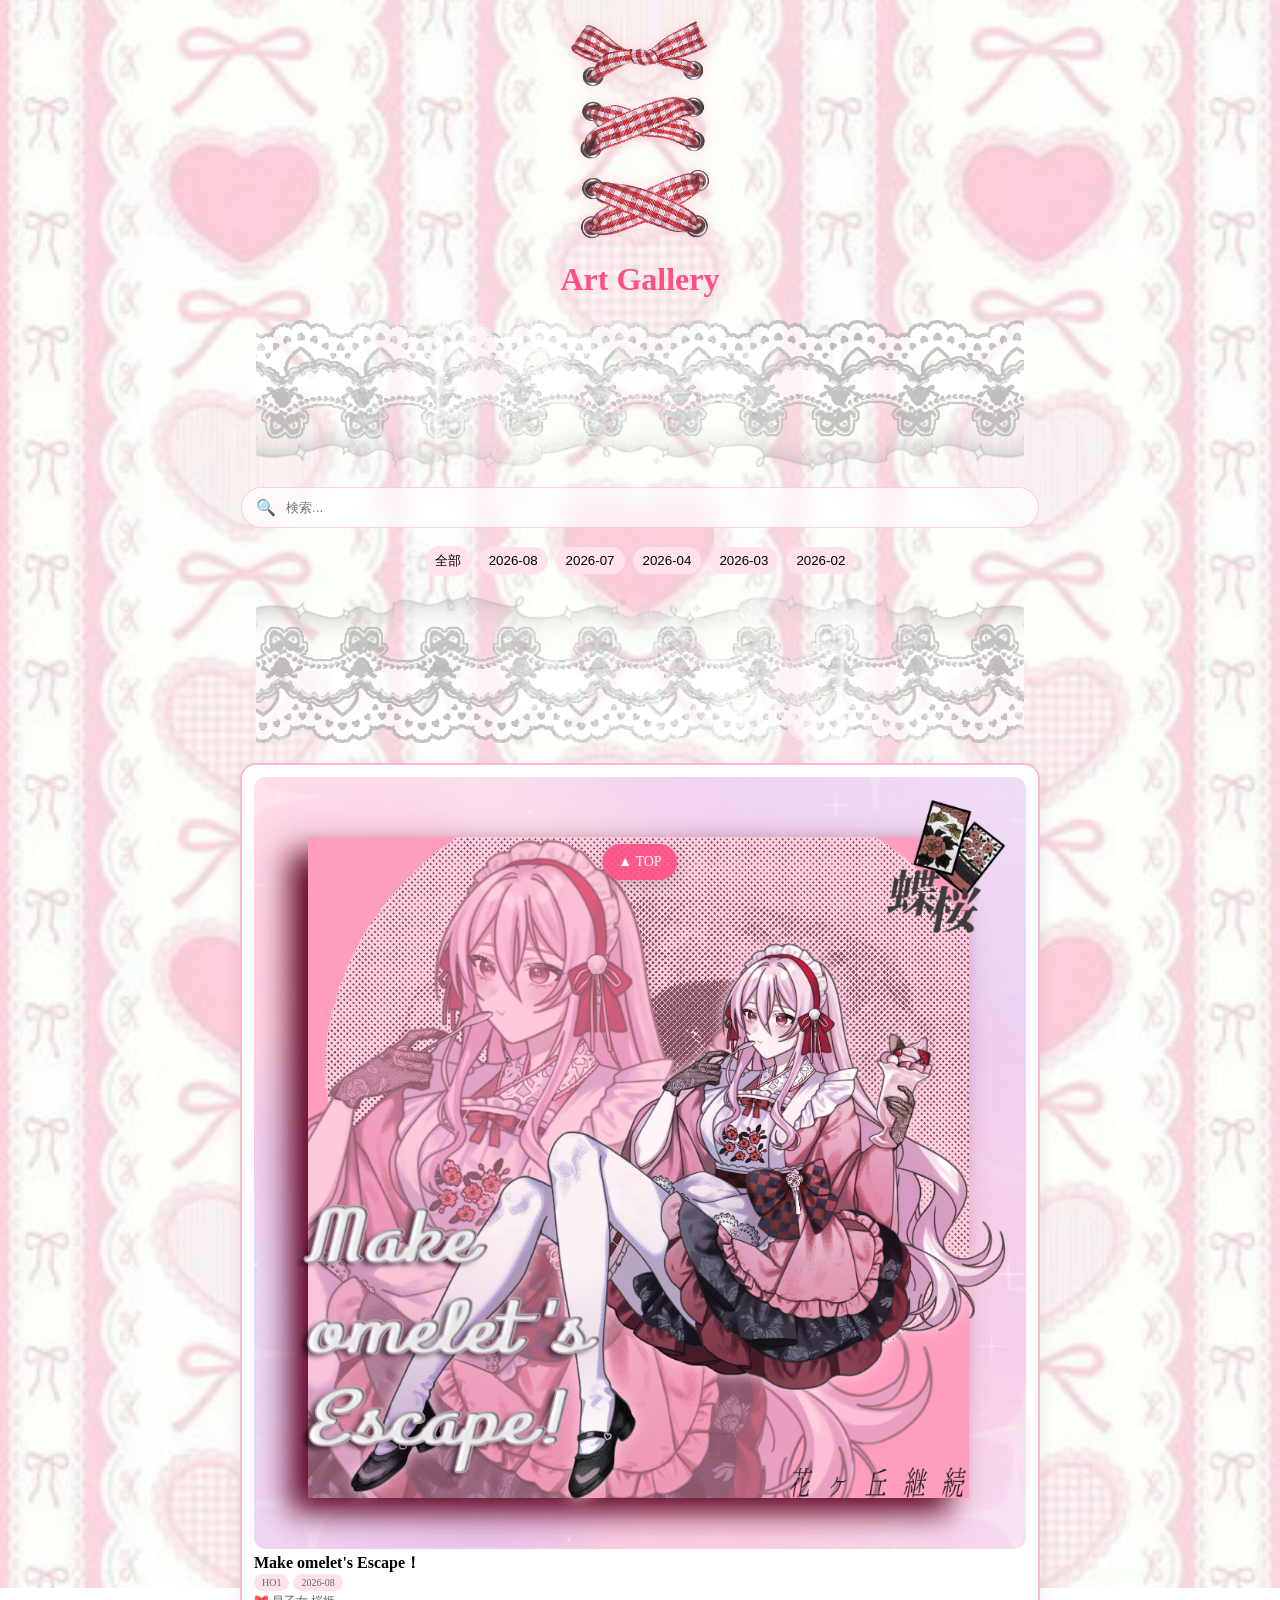
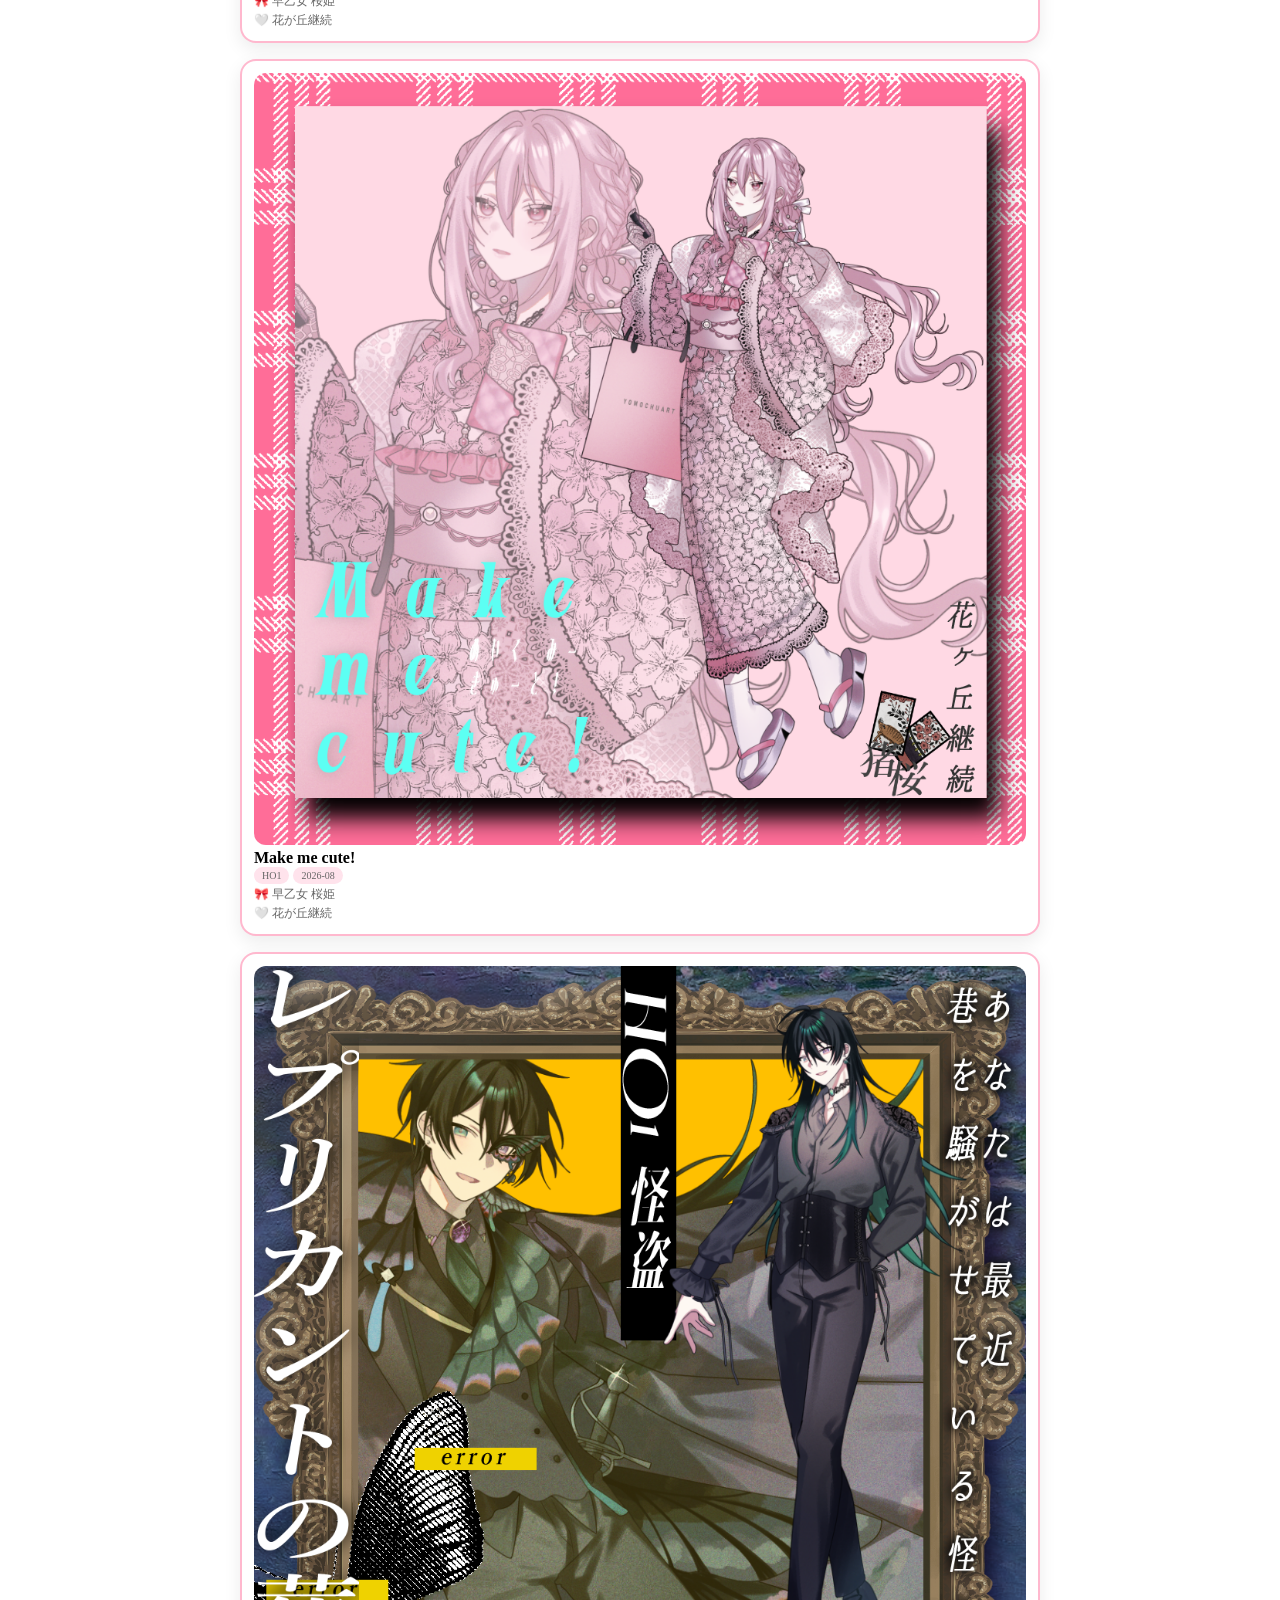
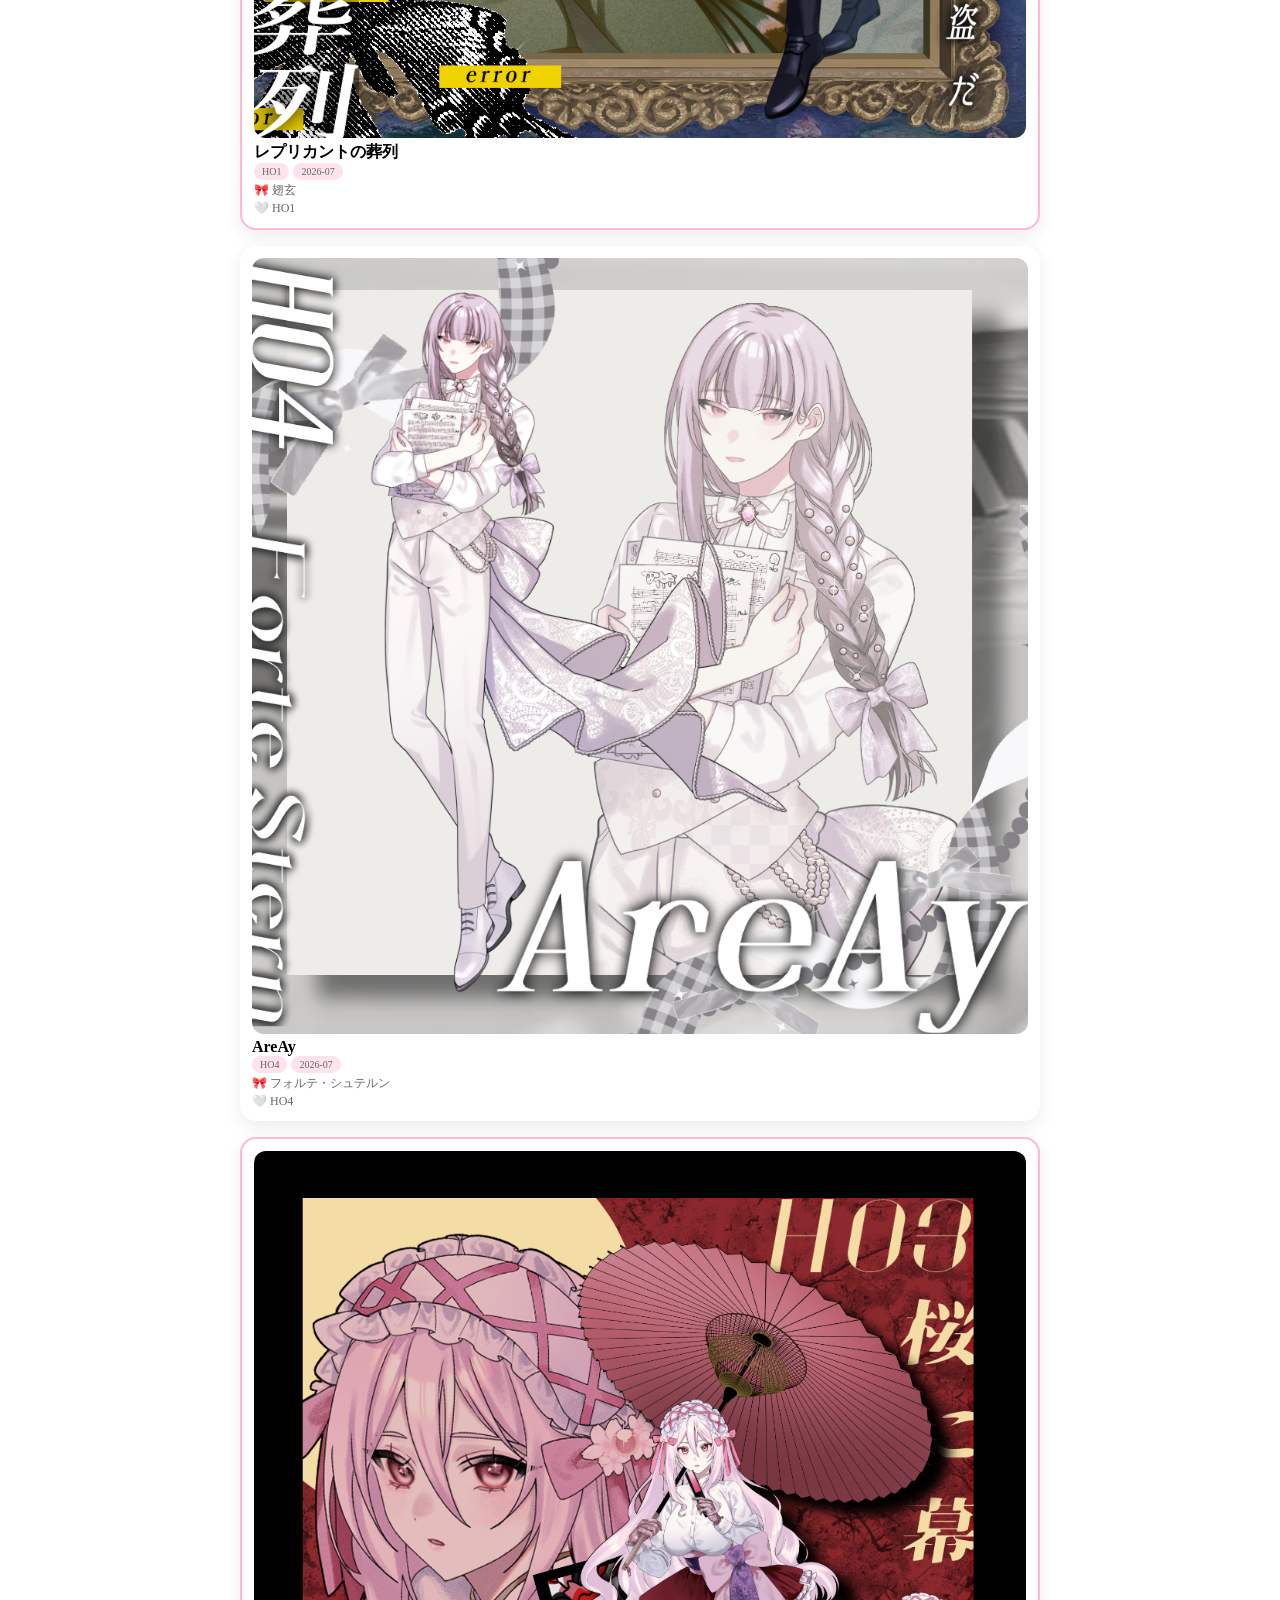
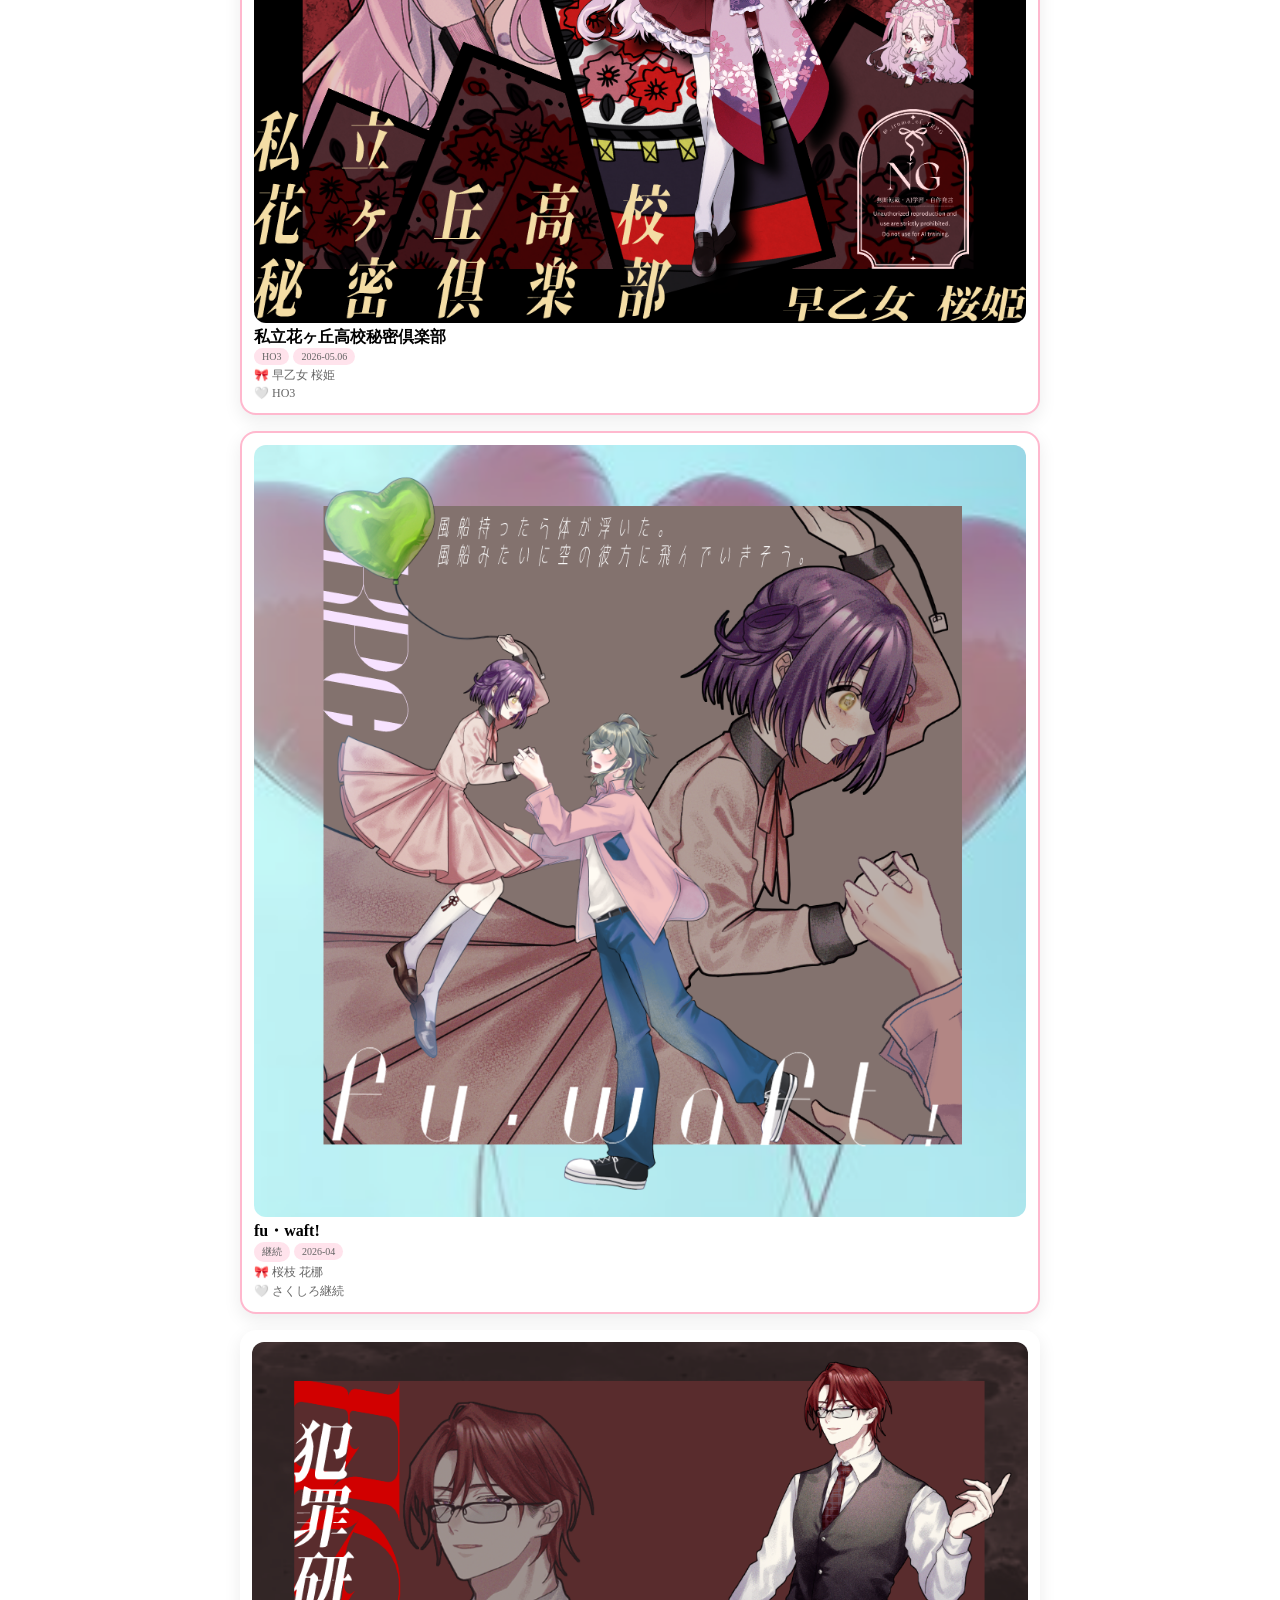
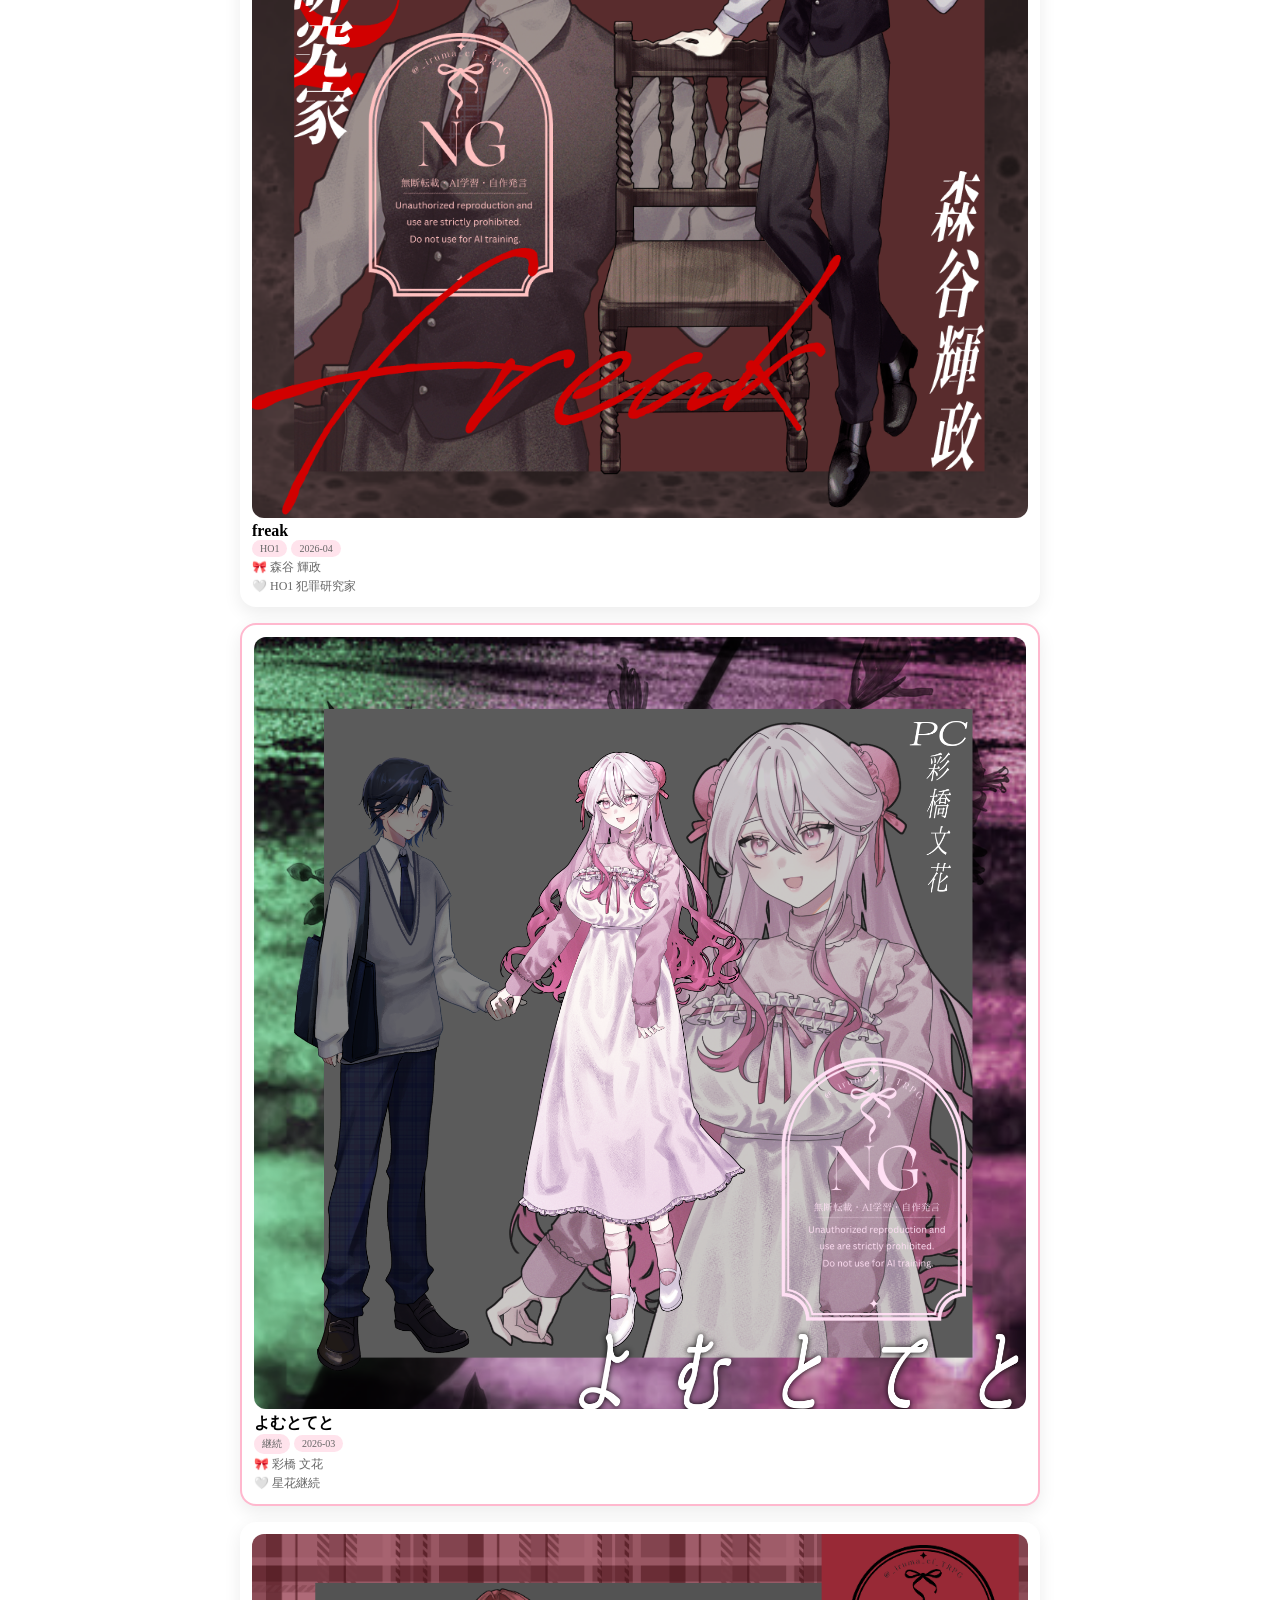
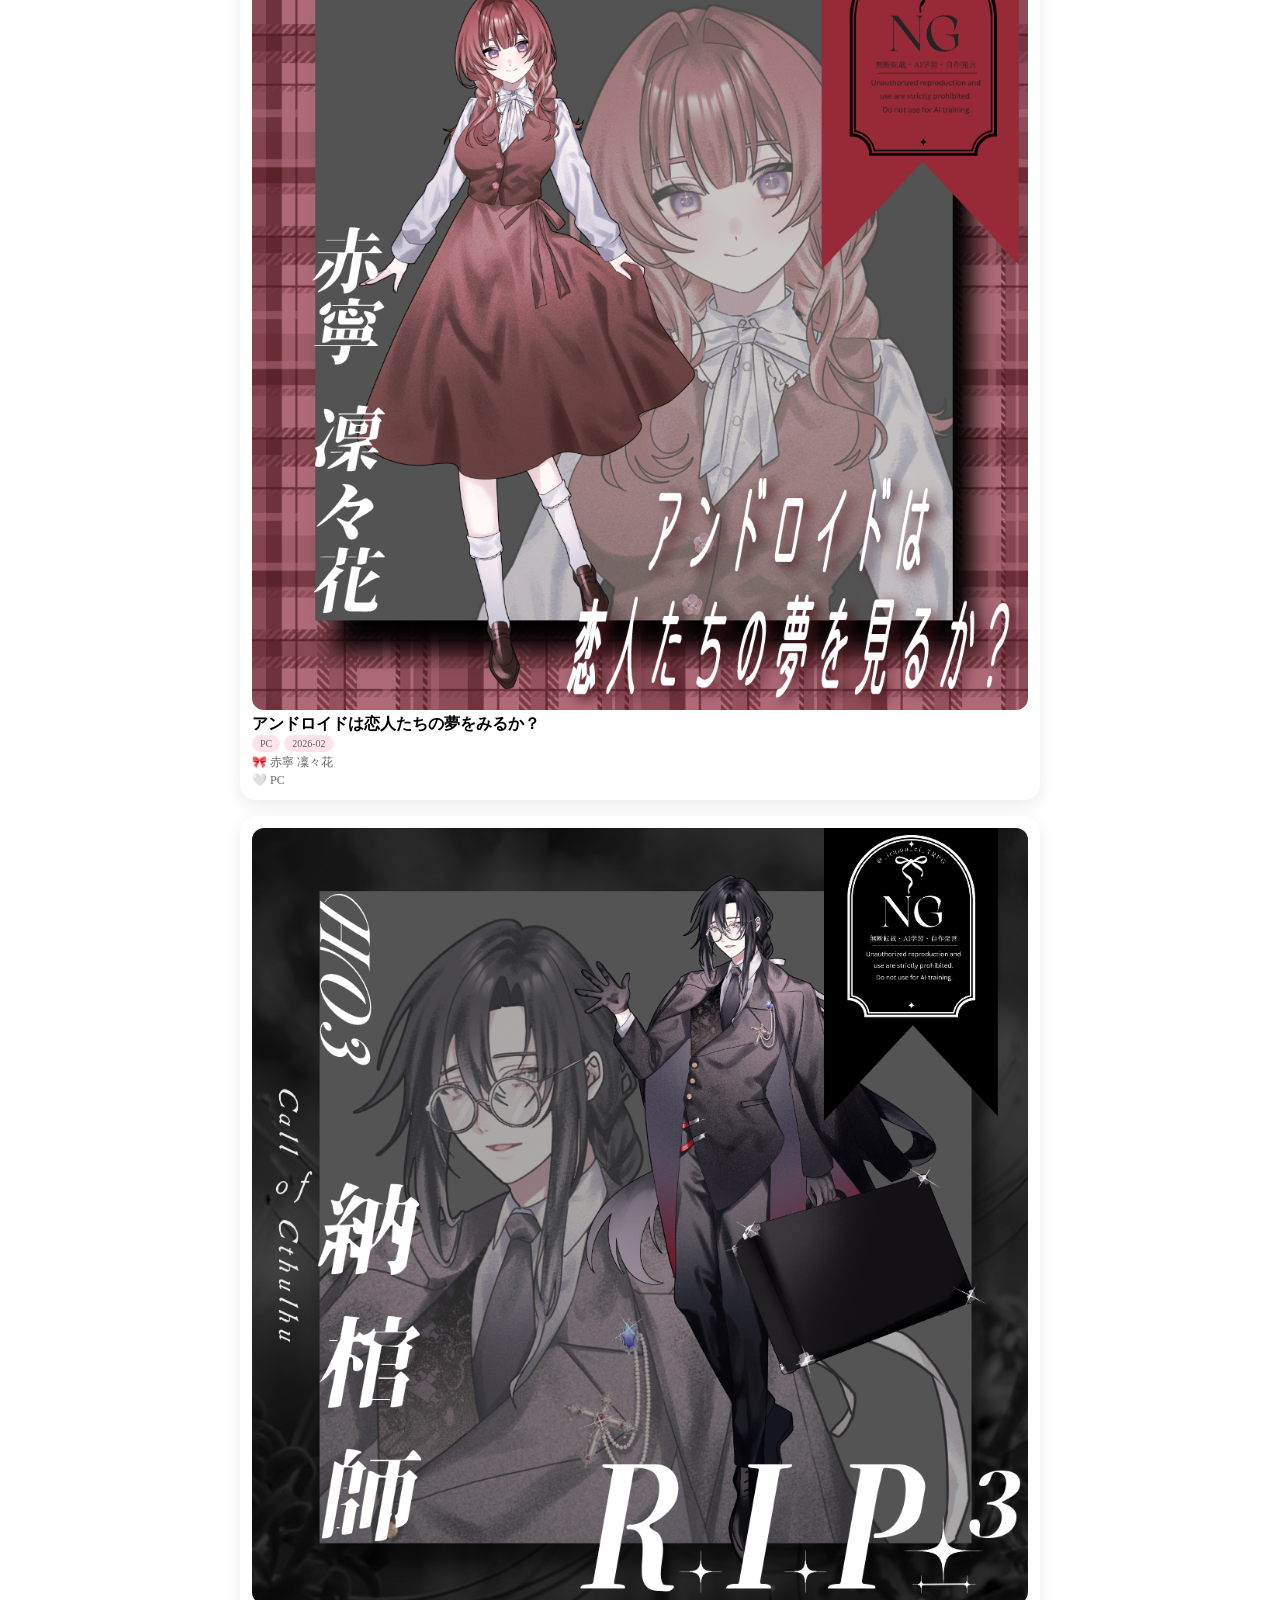
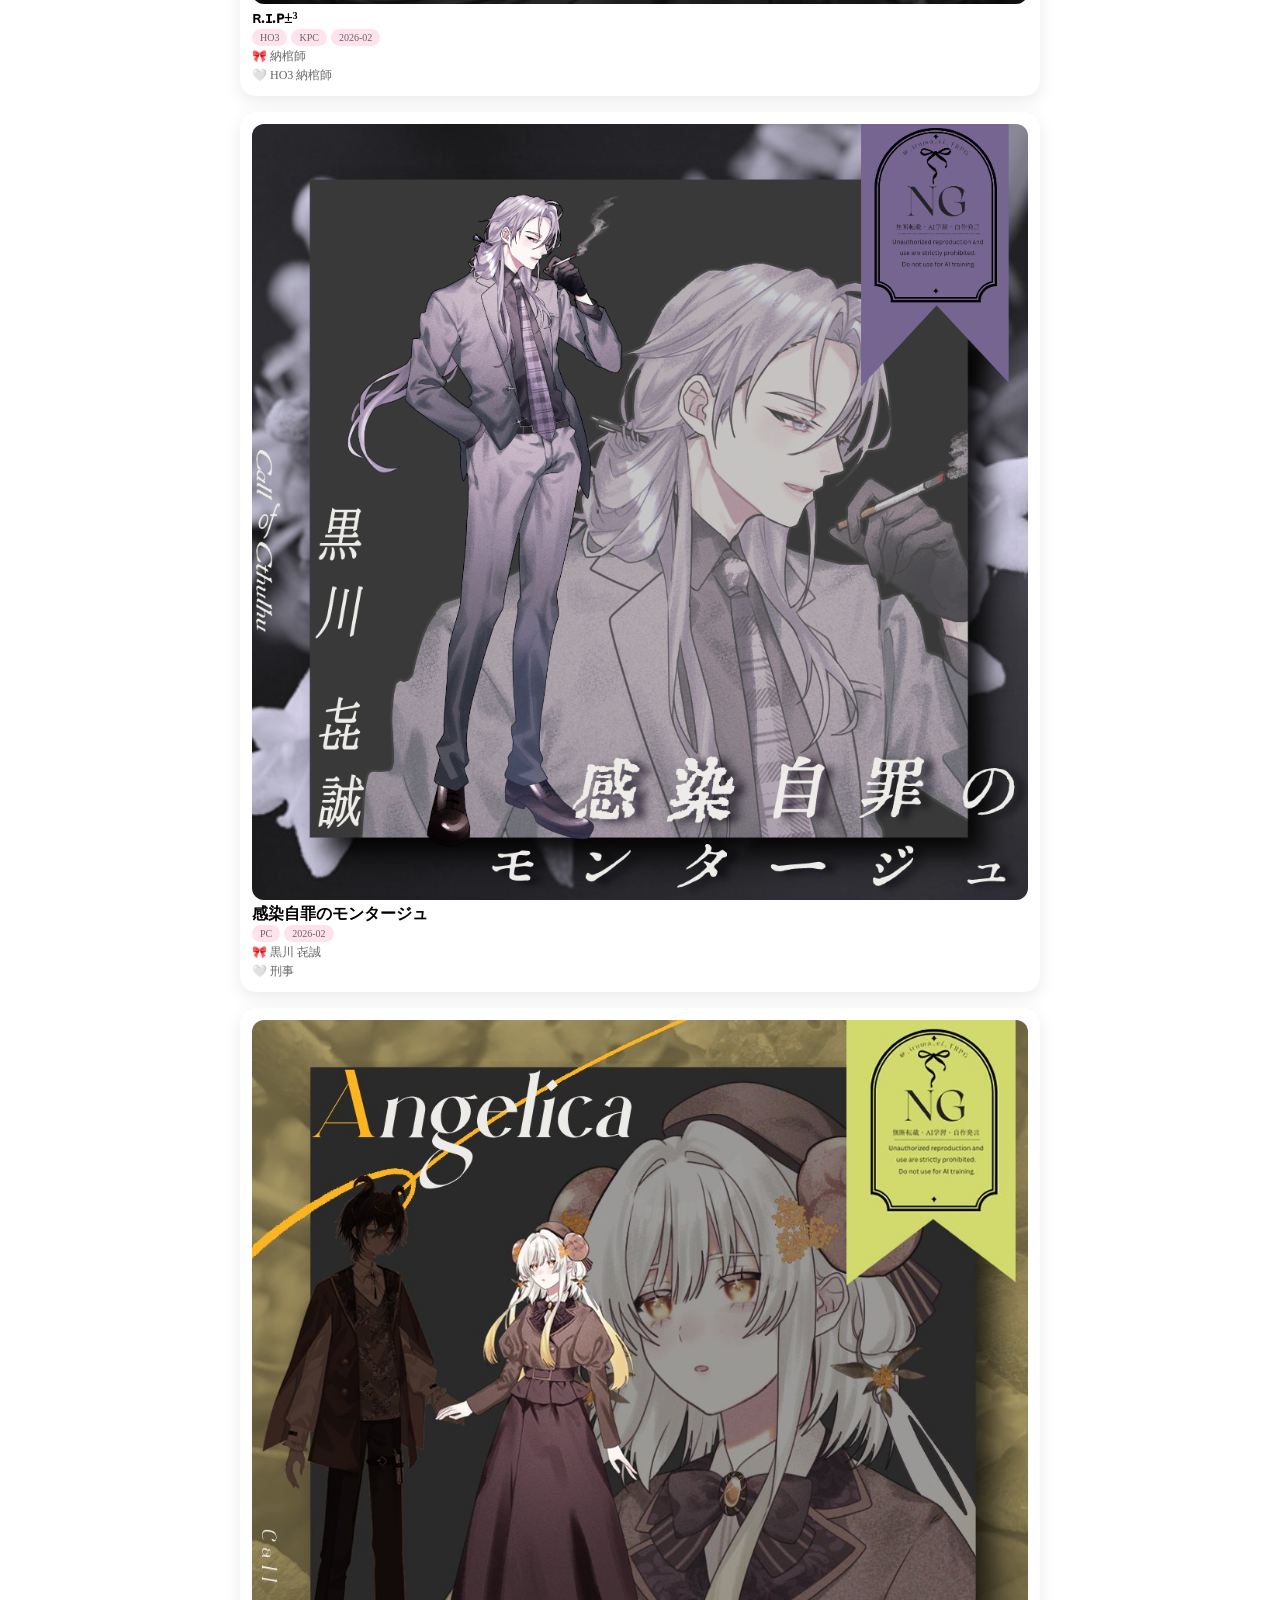
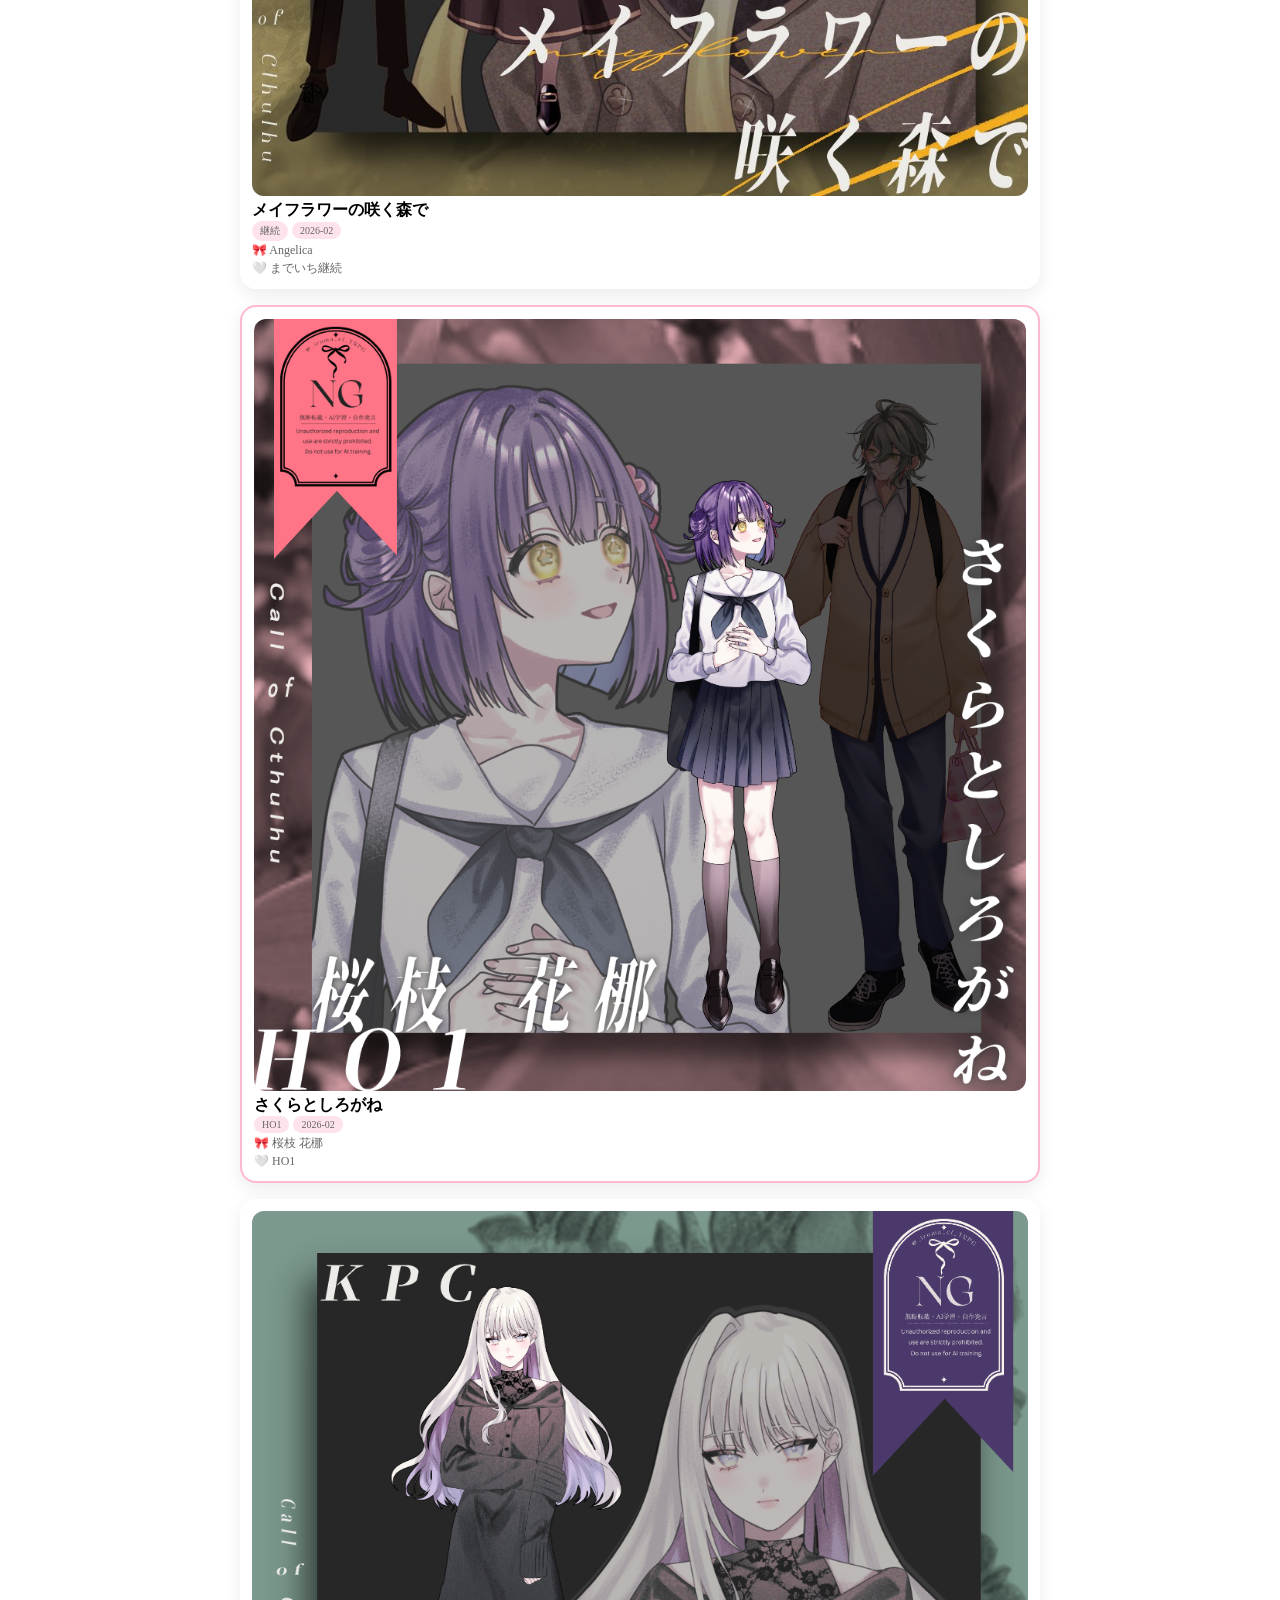
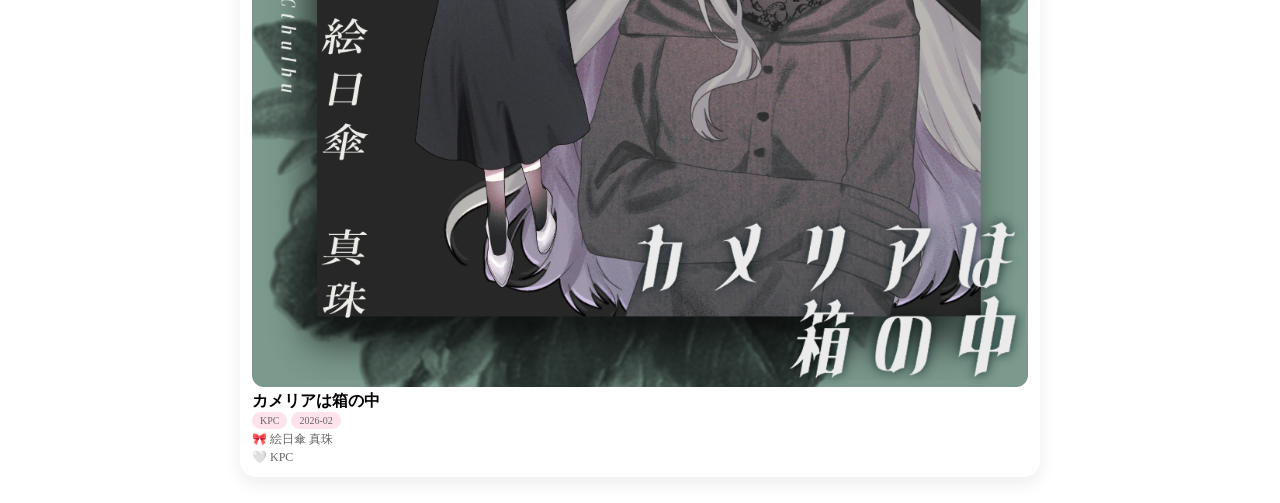
<file: list.html>
<!DOCTYPE html>
<html lang="ja">
<head>
  <meta charset="UTF-8">
  <title>Art Gallery</title>
  <!-- 説明 -->
<meta name="description" content="イラストギャラリー">

<!-- OGP（Discord・LINE・Facebookなど） -->
<meta property="og:type" content="website">
<meta property="og:title" content="Art Gallery | iruma">
<meta property="og:description" content="イラストギャラリー">
<meta property="og:url" content="https://irumael.github.io/iruma/list.html">
<meta property="og:image" content="https://irumael.github.io/iruma/artsm.png">
<meta property="og:image:width" content="1200">
<meta property="og:image:height" content="630">
<meta property="og:site_name" content="iruma">

<!-- X（Twitter） -->
<meta name="twitter:card" content="summary_large_image">
<meta name="twitter:title" content="Art Gallery | iruma">
<meta name="twitter:description" content="イラストギャラリー">
<meta name="twitter:image" content="https://irumael.github.io/iruma/artsm.png">

 <link rel="icon" href="favicon2.png">
 <link rel="apple-touch-icon" href="favicon.png">
 <meta name="theme-color" content="#7b2434">

  <link rel="stylesheet" href="css/list.css">
</head>

<body>

<div class="header">
  <img src="img/ribbon2.png" class="ribbon">

  <h1>Art Gallery</h1>
</div>


<img src="img/line.png" class="divider">

<!-- 🔍検索 -->
<div class="search-wrap">
  <span class="search-icon">🔍</span>
  <input type="text" id="searchBox" placeholder="検索...">
</div>

<!-- 🏷タグボタン -->
<div class="buttons" id="tagButtons"></div>

<img src="img/line2.png" class="divider">

<!-- 📸一覧 -->
<div class="list" id="list"></div>

<script src="js/gallery.js"></script>

<a href="index.html" id="toTopBtn">▲ TOP</a>

</body>
</html>
</file>
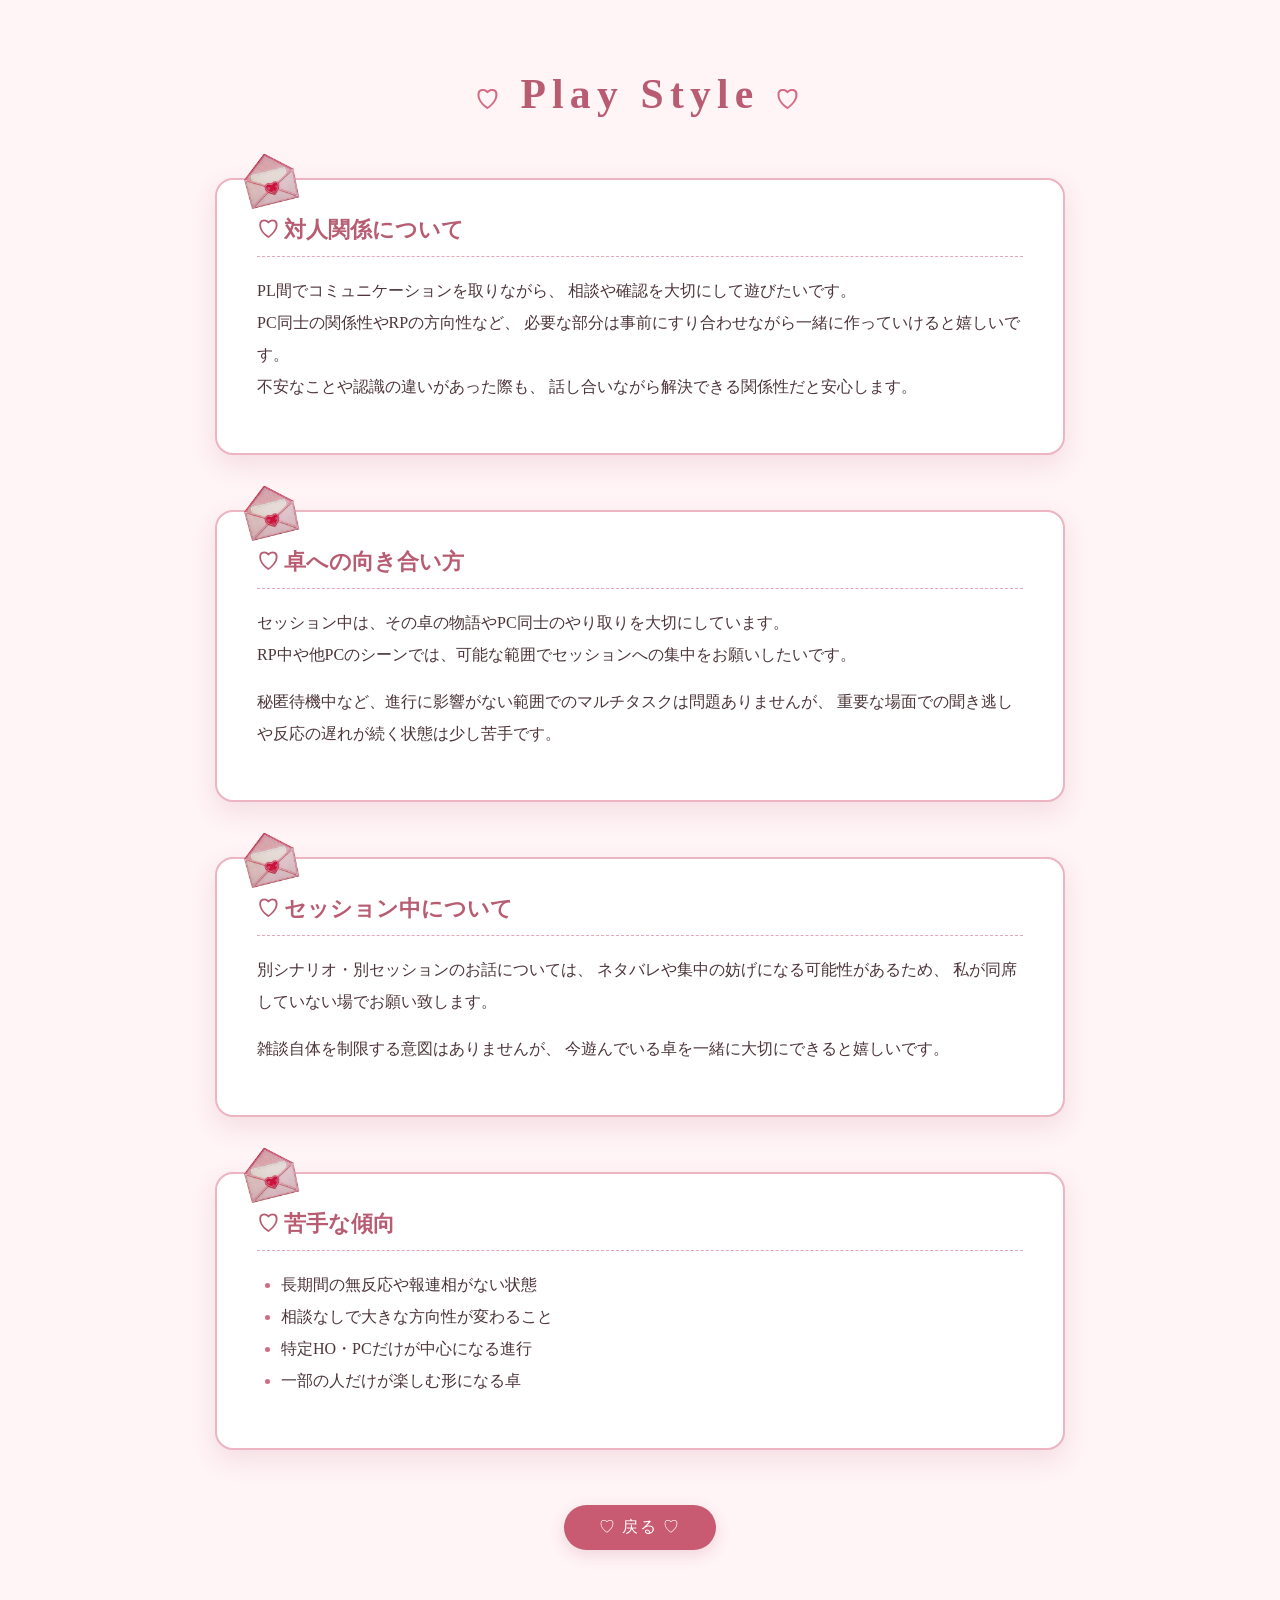
<file: playstyle.html>
<!DOCTYPE html>
<html lang="ja">

<head>
  <meta charset="UTF-8">
  <meta name="viewport" content="width=device-width, initial-scale=1.0">

  <title>Play Style</title>

 <link rel="icon" href="favicon4.png">

  <link rel="stylesheet" href="playstyle.css">
</head>

<body>

<main class="playstyle-page">

  <h1>Play Style</h1>

  <section class="style-box">
    <h2>♡ 対人関係について</h2>

    <p>
      PL間でコミュニケーションを取りながら、
      相談や確認を大切にして遊びたいです。<br>
      PC同士の関係性やRPの方向性など、
      必要な部分は事前にすり合わせながら一緒に作っていけると嬉しいです。<br>
      不安なことや認識の違いがあった際も、
      話し合いながら解決できる関係性だと安心します。
    </p>
  </section>


  <section class="style-box">
    <h2>♡ 卓への向き合い方</h2>

    <p>
      セッション中は、その卓の物語やPC同士のやり取りを大切にしています。<br>
      RP中や他PCのシーンでは、可能な範囲でセッションへの集中をお願いしたいです。
    </p>

    <p>
      秘匿待機中など、進行に影響がない範囲でのマルチタスクは問題ありませんが、
      重要な場面での聞き逃しや反応の遅れが続く状態は少し苦手です。
    </p>
  </section>


  <section class="style-box">
    <h2>♡ セッション中について</h2>

    <p>
      別シナリオ・別セッションのお話については、
      ネタバレや集中の妨げになる可能性があるため、
      私が同席していない場でお願い致します。
    </p>

    <p>
      雑談自体を制限する意図はありませんが、
      今遊んでいる卓を一緒に大切にできると嬉しいです。
    </p>
  </section>


  <section class="style-box">
    <h2>♡ 苦手な傾向</h2>

    <ul>
      <li>長期間の無反応や報連相がない状態</li>
      <li>相談なしで大きな方向性が変わること</li>
      <li>特定HO・PCだけが中心になる進行</li>
      <li>一部の人だけが楽しむ形になる卓</li>
    </ul>
  </section>

<div class="back-home">
  <a href="index.html">♡ 戻る ♡</a>
</div>

</main>

</body>
</html>
</file>
<file: index-home.css>
@import url('https://fonts.googleapis.com/css2?family=Zen+Maru+Gothic:wght@400;700&display=swap');

body {
    margin: 0;
    font-family: 'Zen Maru Gothic', sans-serif;

    background: url("bg.png");
    background-size: cover; /* ←ここがポイント */
    background-position: center;
    background-repeat: repeat;
    padding: 18px 12px;
    
    -webkit-text-size-adjust: 100%;

    
}


/* カード（スマホ最適） */
.card {
    width: min(420px, 100%);
    max-width: 420px;

    box-sizing: border-box;

    background: rgba(255,255,255,0.92);
    backdrop-filter: blur(10px);

    border-radius: 26px;
    padding: 22px;

    border: 2px solid #ffd6e8;

    box-shadow:
        0 10px 30px rgba(255,182,193,0.18);

    overflow: hidden;

    position: relative;
    
     margin: 90px auto 0;

}

.card-wrapper {
    display: block;
}

/* キラキラ（軽めにしてスマホ負荷減） */
.card::before {
    content: "";
    position: absolute;
    inset: 0;
    background-image: radial-gradient(#ffd6e8 1px, transparent 1px);
    background-size: 16px 16px;
    opacity: 0.18;
    pointer-events: none;
}

/* レース */
.card::after {
    content: "";
    position: absolute;
    inset: 8px;
    border-radius: 22px;
    border: 1px dashed #ffc1dc;
    pointer-events: none;
}
/* wrapper */
.card-wrapper {
    position: relative;
    display: flex;
    justify-content: center;
}
/* リボン */
.top-ribbon {
    position: absolute;
    top: -50px;
    left: 50%;
    transform: translateX(-50%);

    width: 180px;
    height: auto;

    z-index: 999;
    pointer-events: none;
}


/* リボン（少し小さく） */
.ribbon {
    position: absolute;
    top: -13px;
    left: 50%;
    transform: translateX(-50%);

    display: inline-block;  /* ←追加 */

    background: linear-gradient(135deg, #ffb6d5, #e6c7ff);
    color: white;

    padding: 6px 180px;
    font-size: 15px;

    border-radius: 0 0 12px 12px;
    font-weight: bold;

    box-shadow: 0 6px 14px rgba(255,182,193,0.25);

    text-align: center;

    width: auto; 
}

/* アイコン（スマホちょい小さめ） */
.icon {
    width: 82px;
    height: 82px;
    margin: 18px auto 8px;

    border-radius: 50%;
    background: linear-gradient(135deg, #ffe4f0, #f3eaff);
    border: 3px solid #ffd6e8;

    box-shadow:
        0 0 0 5px rgba(255,255,255,0.7),
        0 6px 14px rgba(255,182,193,0.2);
}

.icon img {
    width: 95%;
    height: 95%;
    border-radius: 50%;
    object-fit: cover;
}

/* 名前 */
.name {
    text-align: center;
    font-size: 22px;
    font-weight: bold;
    color: #5a4a66;
}

/* サブ */
.subtitle {
    text-align: center;
    font-size: 12px;
    color: #8a7b95;
    margin-bottom: 14px;
}

/* 区切り */
.hr {
    height: 10px;
    margin: 14px 0;
    background:
        repeating-linear-gradient(
            45deg,
            #ffe4f0,
            #ffe4f0 6px,
            #fff 6px,
            #fff 12px
        );
    border-radius: 10px;
    opacity: 0.75;
}

/* 見出し */
.section-title {
    font-size: 12.5px;
    font-weight: bold;
    margin-top: 14px;
    padding-left: 8px;
    border-left: 4px solid #e6c7ff;
    color: #6b5a78;
}

/* テキスト */
.text {
    font-size: 12.5px;
    color: #6a5a72;
    line-height: 1.6;
    white-space: pre-line;
}

/* 💗ボタン強化（ここがメイン） */
.button {
    display: block;
    text-align: center;

    padding: 10px 18px;
    margin-top: 6px;

    line-height: 1.4;

    border-radius: 18px;

    text-decoration: none;
    font-weight: bold;

    color: white;

    /* 宝石っぽいグラデ */
    background: linear-gradient(
        135deg,
        #ff9ec4,
        #d9c7ff,
        #ffb6d5
    );

    background-size: 200% 200%;

    box-shadow:
        0 8px 18px rgba(255,182,193,0.25),
        inset 0 0 10px rgba(255,255,255,0.35);

    transition: all 0.2s ease;

    position: relative;
    overflow: hidden;
}

.button-group {
    display: flex;
    flex-direction: column;
    gap: 10px;
    margin-top: 10px;
}

/* レースフリル枠 */
.button::after {
    content: "";
    position: absolute;
    inset: 3px;
    border-radius: 16px;

    /* レースっぽいギザギザ */
    border: 1px dashed rgba(255, 255, 255, 0.6);

    /* うっすら内側の光 */
    box-shadow:
        inset 0 0 8px rgba(255,255,255,0.3);

    pointer-events: none;
}

/* ふわっと浮く */
.button:hover {
    transform: translateY(-2px);
    filter: brightness(1.08);
}

/* 押したときスマホ最適 */
.button:active {
    transform: scale(0.98);
}


/* スクロール時でも見やすく */
body {
    -webkit-text-size-adjust: 100%;
}

/* 横並びの箱 */
.button-row {
    display: flex;
    gap: 10px;
    flex-wrap: wrap;
}

/* ハートボタン */
.button.square {
    flex: 1;
    aspect-ratio: 1 / 1;

    display: flex;
    align-items: center;
    justify-content: center;

    background-image: url("heart_lace.png");
    background-repeat: no-repeat;
    background-position: center;
    background-size: 85%;

    border: none;

    box-shadow: none;

    transition: transform 0.15s ease;

    color: #ffffff;

    text-shadow:
    0 0 3px rgba(255, 215, 232, 0.9),
    0 0 8px rgba(255, 125, 179, 0.5);
}



/* アイコン大きめに */
.button.square span {
    font-size: 11px;
}

.button.square:hover {
    transform: translateY(-3px) scale(1.05);
    filter: brightness(1.1);

    text-shadow:
    0 0 6px rgba(255, 215, 232, 1),
    0 0 14px rgba(255, 125, 179, 0.9),
    0 0 26px rgba(255, 125, 179, 0.7);
}

.card::before,
.card::after {
    z-index: 0;
    pointer-events: none;
}

.card > * {
    position: relative;
    z-index: 1;
}
/* =========================
   Like
========================= */

.like-box{

    max-width:950px;

    margin:0 auto 60px;

}


/* グループごとの余白 */

.favorite-group{

    margin-bottom:35px;

}


/* 小見出し */

.group-title{

    display:inline-block;

    margin:0 0 12px 8px;

    padding-bottom:4px;

    font-family:"Cormorant Garamond", serif;

    font-size:26px;

    font-weight:600;

    letter-spacing:2px;

    color:#7b2434;

    border-bottom:2px solid #7b2434;

}

.group-title::before{

    content:"✦ ";

}


/* ボックス */

.favorite-card{

    background:#ffffff;

    border:1px solid #d8d8d8;

    border-radius:12px;

    padding:22px 26px;

    box-shadow:0 6px 18px rgba(0,0,0,.05);

}


/* テキスト */

.favorite-card p{

    margin:8px 0;

    line-height:1.8;

    color:#333;

}


/* ホバー */

.favorite-card:hover{

    border-color:#7b2434;

    transform:translateY(-2px);

    transition:.2s;

}

.space{
    height:5px;
}
</file>
<file: about-style.css>
body{

    margin:0;

    padding:50px 20px;

    background:#ffffff;

    color:#2d2d2d;

    font-family:"Zen Maru Gothic",sans-serif;

}

*{

    box-sizing:border-box;

}

/* ページタイトル */

.page-title{

    text-align:center;

    font-family:"Cormorant Garamond",serif;

    font-size:42px;

    letter-spacing:4px;

    color:#7b2434;

    margin-bottom:5px;

}

.page-subtitle{

    text-align:center;

    color:#666;

    margin-bottom:50px;

}

/* 表のカード */

.table-box{

    max-width:950px;

    margin:0 auto 50px;

    border:1px solid #d7d7d7;

    border-radius:12px;

    overflow:hidden;

    box-shadow:0 6px 20px rgba(0,0,0,.05);

}

/* タイトル */

.table-title{

    margin:0;

    padding:15px;

    text-align:center;

    background:#7b2434;

    color:white;

    font-family:"Cormorant Garamond",serif;

    letter-spacing:2px;

    font-size:26px;

}

/* 表 */

.play-table{

    width:100%;

    min-width:700px;

    border-collapse:collapse;



}

/* 見出し */

.play-table th{

    background:#f8f5f5;

    color:#7b2434;

    padding:15px;

    border-bottom:2px solid #d6d6d6;

    border-right:1px solid #e5d7da;

    font-size:14px;

}

/* 本文 */

.play-table td{

    padding:16px;

    border-bottom:1px solid #ececec;

    border-right:1px solid #e5d7da;

    text-align:center;

    font-size:14px;

}

/* 項目 */

.play-table td:nth-child(3){

    text-align:left;

    font-weight:bold;

}

/* 備考 */

.play-table td:nth-child(4){

    text-align:left;

    color:#666;

}

/* ---------- Notice Table ---------- */

.notice-table th:nth-child(1),
.notice-table td:nth-child(1){
    width:90px;
    text-align:center;
}

.notice-table th:nth-child(2),
.notice-table td:nth-child(2){
    width:320px;
    text-align:left;
    font-weight:bold;
}

.notice-table th:nth-child(3),
.notice-table td:nth-child(3){
    text-align:left;
    font-weight:normal;
    color:#666;
}

/* チェック */

.check{

    color:#7b2434;

    font-size:20px;

    font-weight:bold;

}

/* ホバー */

.play-table tbody tr:hover{

    background:#faf5f6;

}

/* スマホ */

.table-box{

    overflow-x:auto;

}


.like-box{

    max-width:950px;

    margin:0 auto 60px;

}

/* ---------- Like Card ---------- */

.guide-card{

    max-width:950px;

    margin:35px auto;

    padding:28px 32px;

    background:#fff;

    border:1px solid #e4d7da;

    border-left:5px solid #7b2434;

    border-radius:10px;

    box-shadow:0 8px 20px rgba(0,0,0,.04);

    transition:.25s;

}

.guide-card:hover{

    transform:translateY(-2px);

    box-shadow:0 12px 30px rgba(0,0,0,.08);

}

.group-title{

    margin:0;

    padding-bottom:10px;

    border-bottom:1px solid #d9c8cc;

    font-family:"Cormorant Garamond",serif;

    font-size:30px;

    color:#7b2434;

    letter-spacing:2px;

}

.group-title span{

    margin-right:8px;

}

.group-text{
    color:#555;
    line-height:2;
}

.group-text p{
    margin:0 0 18px;
}

.group-text p:last-child{
    margin-bottom:0;
}

/* キーワード */

.keyword-list{

    list-style:none;

    margin:18px 0 0;

    padding:0;

}

.keyword-list li{

    position:relative;

    padding-left:22px;

    margin-bottom:10px;

    line-height:1.8;

}

.keyword-list li::before{

    content:"❦";

    position:absolute;

    left:0;

    color:#7b2434;

}

/* Character */

.mini-title{

    margin-top:25px;

    margin-bottom:8px;

    font-size:14px;

    color:#7b2434;

    letter-spacing:2px;

    text-transform:uppercase;

}

.like-list{

    margin-top:12px;

    padding-left:20px;

}

.like-list li{

    margin-bottom:16px;

    line-height:1.9;

}

.like-list strong{

    color:#7b2434;

 }


@media (max-width:768px){

    body{

        padding:30px 15px;

    }

    .page-title{

        font-size:34px;

    }

    .guide-card{

        padding:22px;

        margin-bottom:25px;

    }

    .group-title{

        font-size:24px;

    }

    .group-text{

        font-size:14px;

        line-height:1.8;

    }

}

.section-title{

    text-align:center;

    font-family:"Cormorant Garamond",serif;

    font-size:38px;

    color:#7b2434;

}

.section-title span{

    display:block;

    margin-top:8px;

    font-family:"Zen Maru Gothic",sans-serif;

    font-size:13px;

    color:#999;

    letter-spacing:2px;

}
/* ---------- Message Card ---------- */

.message-box{

    max-width:950px;

    margin:60px auto;

    padding:35px;

    background:#fffdfd;

    border:1px solid #e4d7da;

    border-left:5px solid #7b2434;

    border-radius:12px;

    box-shadow:0 8px 20px rgba(0,0,0,.05);

}

.message-title{

    margin:0 0 20px;

    padding-bottom:10px;

    border-bottom:1px solid #d9c8cc;

    text-align:center;

    font-family:"Cormorant Garamond",serif;

    font-size:30px;

    color:#7b2434;

    letter-spacing:2px;

}

.message-text{

    color:#555;

    line-height:2;

}

.message-text p{

    margin:0 0 18px;

}

.message-text p:last-child{

    margin-bottom:0;

}

/* ---------- Ribbon Title ---------- */

.ribbon-title{

    display:inline-block;

    margin:40px 0 20px;

    padding:8px 20px;

    background:#7b2434;

    color:#fff;

    border-radius:6px;

    font-size:20px;

    font-weight:bold;

    letter-spacing:1px;

    box-shadow:0 4px 10px rgba(0,0,0,.08);

}
/* ---------- Label Title ---------- */

.label-title{

    display:inline-block;

    position:relative;

    margin:40px 0 20px;

    padding:10px 24px;

    background:#7b2434;

    color:#fff;

    border-radius:8px;

    font-size:20px;

    font-weight:bold;

    letter-spacing:1px;

}

 /* ---------- Sub Title ---------- */

.sub-title{

    display:table;

    margin:50px auto 30px;

    padding:10px 30px;

    background:linear-gradient(to bottom,#fff8fa,#fff1f5);

    border:1px solid #e8cfd6;

    border-radius:999px;

    color:#7b2434;

    font-size:22px;

    font-weight:bold;

    letter-spacing:1px;

    box-shadow:0 6px 15px rgba(123,36,52,.08);

    text-align:center;

    transition:.25s;

}

.sub-title:hover{

    transform:translateY(-2px);

    box-shadow:0 10px 22px rgba(123,36,52,.12);

}

.home-button {
  text-align: center;
  margin: 80px 0 40px;
}

.home-button a {
  display: inline-block;
  padding: 14px 30px;
  border-radius: 999px;

  background: #7b2434; /* ←見出しと統一 */
  color: #fff;

  text-decoration: none;
  font-weight: bold;
  letter-spacing: 0.05em;

  border: 2px solid #7b2434;
  box-shadow: 0 8px 18px rgba(123, 36, 52, 0.2);

  transition: 0.3s ease;
}

.home-button a:hover {
  background: #fff;
  color: #7b2434;
  transform: translateY(-4px);
  box-shadow: 0 12px 26px rgba(123, 36, 52, 0.25);
}
</file>
<file: css/list.css>
body {
  margin: 0;
  font-family: "Zen Old Mincho", serif;
  background: url("../img/background.jpg") center / cover no-repeat fixed;
}

h1 {
  text-align: center;
  color: #ff4f86;
}

/* 🔍検索 */
.search-wrap {
  display: flex;
  align-items: center;
  width: 60%;
  margin: 14px auto;
  padding: 10px 14px;
  border-radius: 999px;
  border: 1px solid rgba(255, 79, 134, 0.25);
  background: rgba(255, 255, 255, 0.7);
  backdrop-filter: blur(8px);
}

.search-icon {
  margin-right: 8px;
}

#searchBox {
  border: none;
  outline: none;
  background: transparent;
  flex: 1;
}

/* ボタン */
.buttons {
  text-align: center;
  margin-bottom: 10px;
}

button {
  margin: 4px;
  padding: 6px 10px;
  border: none;
  border-radius: 999px;
  background: #ffe3ec;
  cursor: pointer;
}

/* リスト */
.list {
  max-width: 800px;
  margin: auto;
  padding: 10px;
}

/* カード */
.item {
  background: white;
  border-radius: 16px;
  margin-bottom: 16px;
  padding: 12px;
  box-shadow: 0 6px 18px rgba(0,0,0,0.08);
  position: relative;
  overflow: hidden;
}

/* お気に入り */
.item.favorite {
  border: 2px solid rgba(255, 79, 134, 0.4);
}

/* キラッ */
.item.favorite::after {
  content: "";
  position: absolute;
  top: -60%;
  left: -60%;
  width: 40%;
  height: 220%;
  background: linear-gradient(
    120deg,
    transparent,
    rgba(255,255,255,0.7),
    transparent
  );
  transform: rotate(25deg);
  opacity: 0;
}

.item.favorite:hover::after {
  animation: shine 0.9s ease;
}

@keyframes shine {
  0% { left: -60%; opacity: 0; }
  30% { opacity: 0.6; }
  100% { left: 140%; opacity: 0; }
}

/* 画像 */
.item img {
  width: 100%;
  border-radius: 12px;
}

.title {
  font-weight: bold;
}

.meta {
  font-size: 12px;
  color: #666;
}

.meta div {
  margin-top: 2px;
}

/* タグ */
.tag {
  display: inline-block;
  font-size: 10px;
  background: #ffe3ec;
  padding: 3px 8px;
  border-radius: 999px;
  margin-right: 4px;
}

.header {
  text-align: center;
  margin-top: 20px;
  position: relative;
}

/* 🎀リボン */
.ribbon {
  width: 220px;   /* 好きに調整 */
  height: auto;
  display: block;
  margin: 0 auto 10px;

  pointer-events: none;

  filter: drop-shadow(0 0 8px rgba(255, 192, 203, 0.5));
}

/* 区切り線 */
.divider {
  display: block;
  width: 60%;
  margin: 10px auto;

  height: auto;
  opacity: 0.7;

  pointer-events: none;
}

#toTopBtn {
  position: fixed;
  bottom: 20px;
  left: 50%;
  transform: translateX(-50%);

  padding: 10px 16px;
  border-radius: 999px;

  background: rgba(255, 79, 134, 0.9);
  color: white;
  text-decoration: none;

  font-size: 14px;

  box-shadow: 0 6px 16px rgba(0,0,0,0.15);
  transition: 0.2s ease;
}

#toTopBtn:hover {
  transform: translateX(-50%) scale(1.05);
  background: rgba(255, 79, 134, 1);
}
</file>
<file: playstyle.css>
/* =========================
   Play Style
   Message Card Style
========================= */


body {
  margin: 0;
  font-family: "Zen Old Mincho", serif;

  background: #fff4f6;
  color: #4d353a;
}


/* ページ全体 */
.playstyle-page {

  width: 90%;
  max-width: 850px;

  margin: 70px auto;

}


/* タイトル */

.playstyle-page h1 {

  text-align: center;

  color: #b85c72;

  font-size: 2.6rem;

  letter-spacing: 0.15em;

  margin-bottom: 60px;

}


/* タイトル飾り */

.playstyle-page h1::before,
.playstyle-page h1::after {

  content: "♡";

  color: #d46a83;

  font-size: 1.5rem;

  margin: 0 15px;

}



/* =========================
   メッセージカード
========================= */


.style-box {

  position: relative;


  background: #ffffff;


  border: 2px solid #edb4c2;


  border-radius: 18px;


  padding: 35px 40px;


  margin-bottom: 55px;


  box-shadow:

    0 10px 25px rgba(184, 92, 114, 0.15);


  transition: 0.3s;

}



/* カードホバー */

.style-box:hover {

  transform: translateY(-5px);

}



/* =========================
   飾り画像
========================= */


.style-box::before {

  content: "";


  position: absolute;


  top: -28px;

  left: 25px;


  width: 60px;

  height: 60px;


  background-image: url("stamp.png");


  background-size: contain;

  background-repeat: no-repeat;

  background-position: center;


}



/* =========================
   見出し
========================= */


.style-box h2 {

  color: #b85c72;


  font-size: 1.35rem;


  margin-top: 0;


  padding-bottom: 12px;


  border-bottom:

    1px dashed #e5a6b5;


}



/* =========================
   本文
========================= */


.style-box p {

  line-height: 2;


  margin: 15px 0;


}



/* =========================
   リスト
========================= */


.style-box ul {

  padding-left: 1.5em;


}


.style-box li {

  line-height: 2;


}


.style-box li::marker {

  color: #d46a83;

}



/* =========================
   スマホ対応
========================= */


@media screen and (max-width: 600px) {


  .playstyle-page {

    width: 85%;

    margin: 40px auto;

  }


  .playstyle-page h1 {

    font-size: 2rem;

  }


  .style-box {

    padding: 30px 20px;

  }


  .style-box::before {

    width: 45px;

    height: 45px;

    top: -20px;

  }


}
/* =========================
   Homeへ戻るボタン
========================= */

.back-home {

  text-align: center;

  margin-top: 50px;

}


.back-home a {

  display: inline-block;

  text-decoration: none;


  color: #ffffff;

  background: #c85a72;


  padding: 12px 35px;


  border-radius: 50px;


  font-size: 1rem;


  letter-spacing: 0.1em;


  box-shadow:
    0 5px 15px rgba(184, 92, 114, 0.2);


  transition: 0.3s;

}



.back-home a:hover {

  transform: translateY(-3px);

  background: #b85c72;

}
</file>
